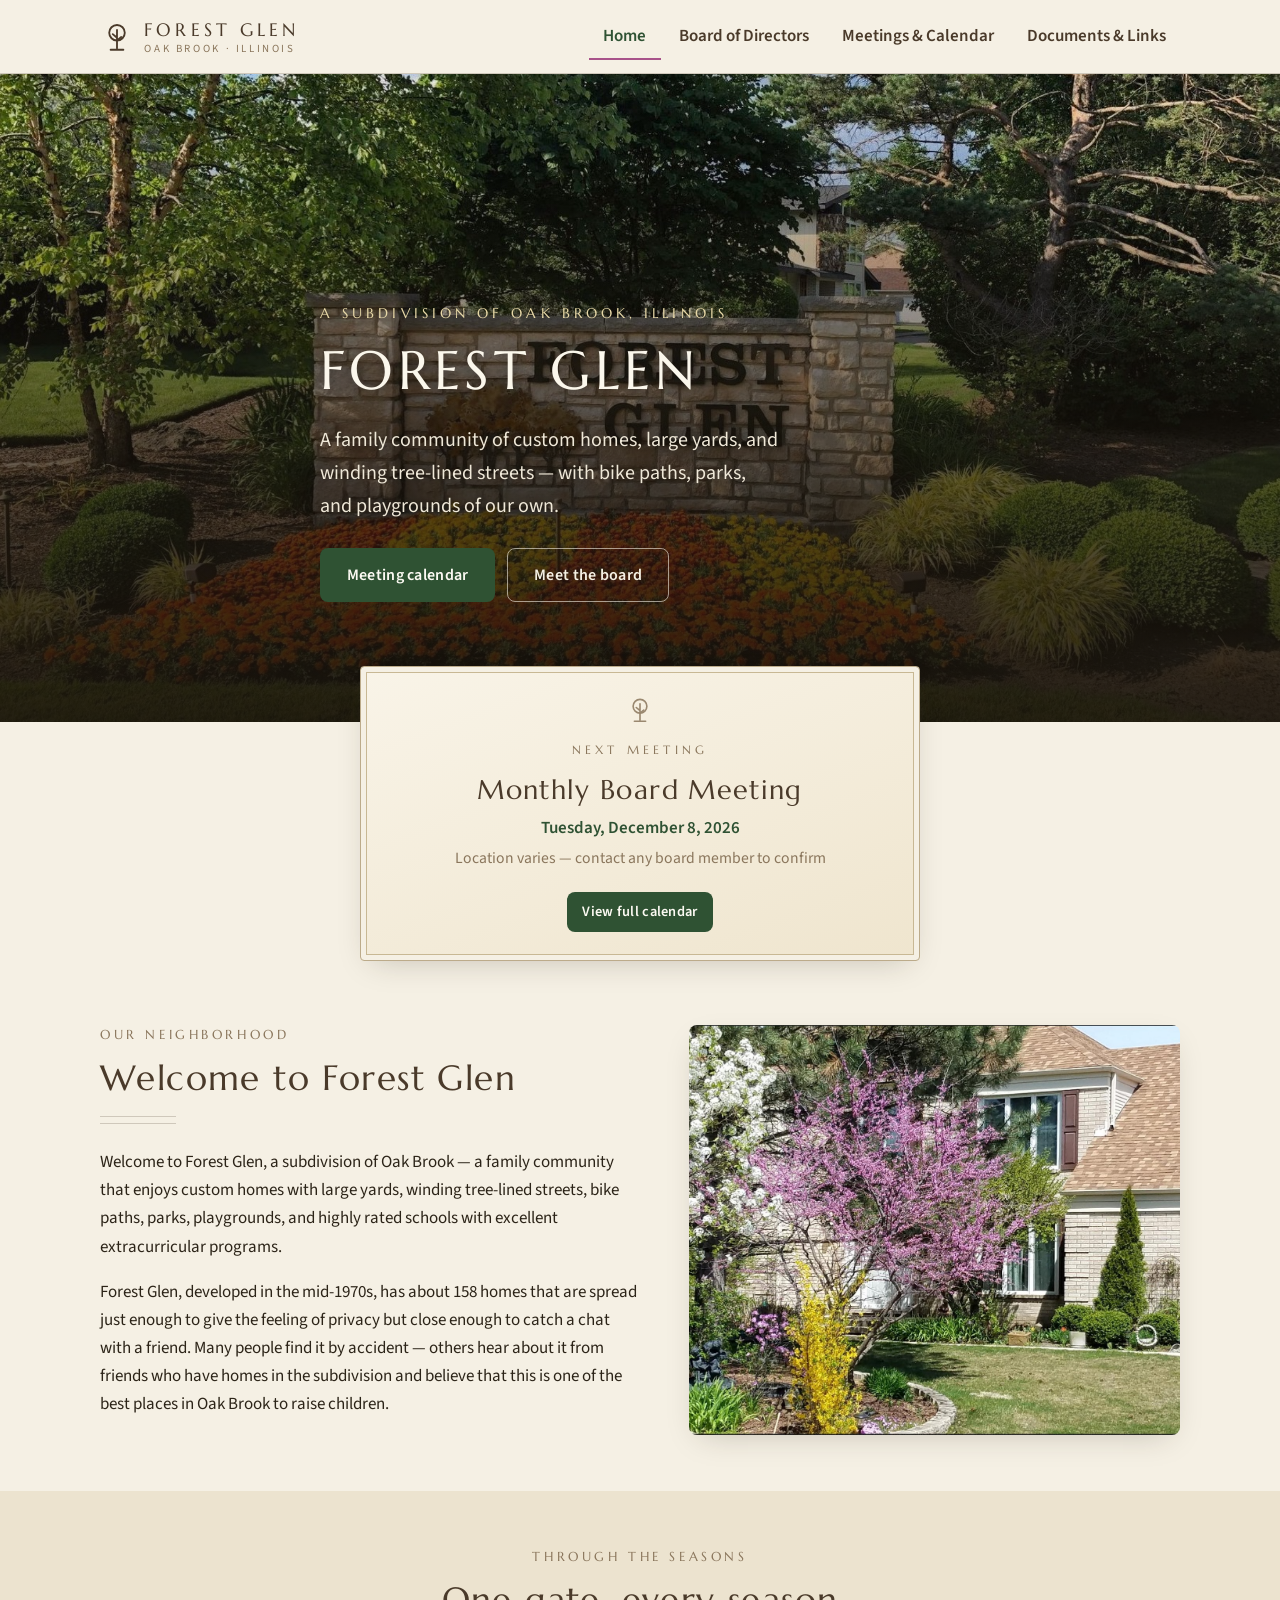
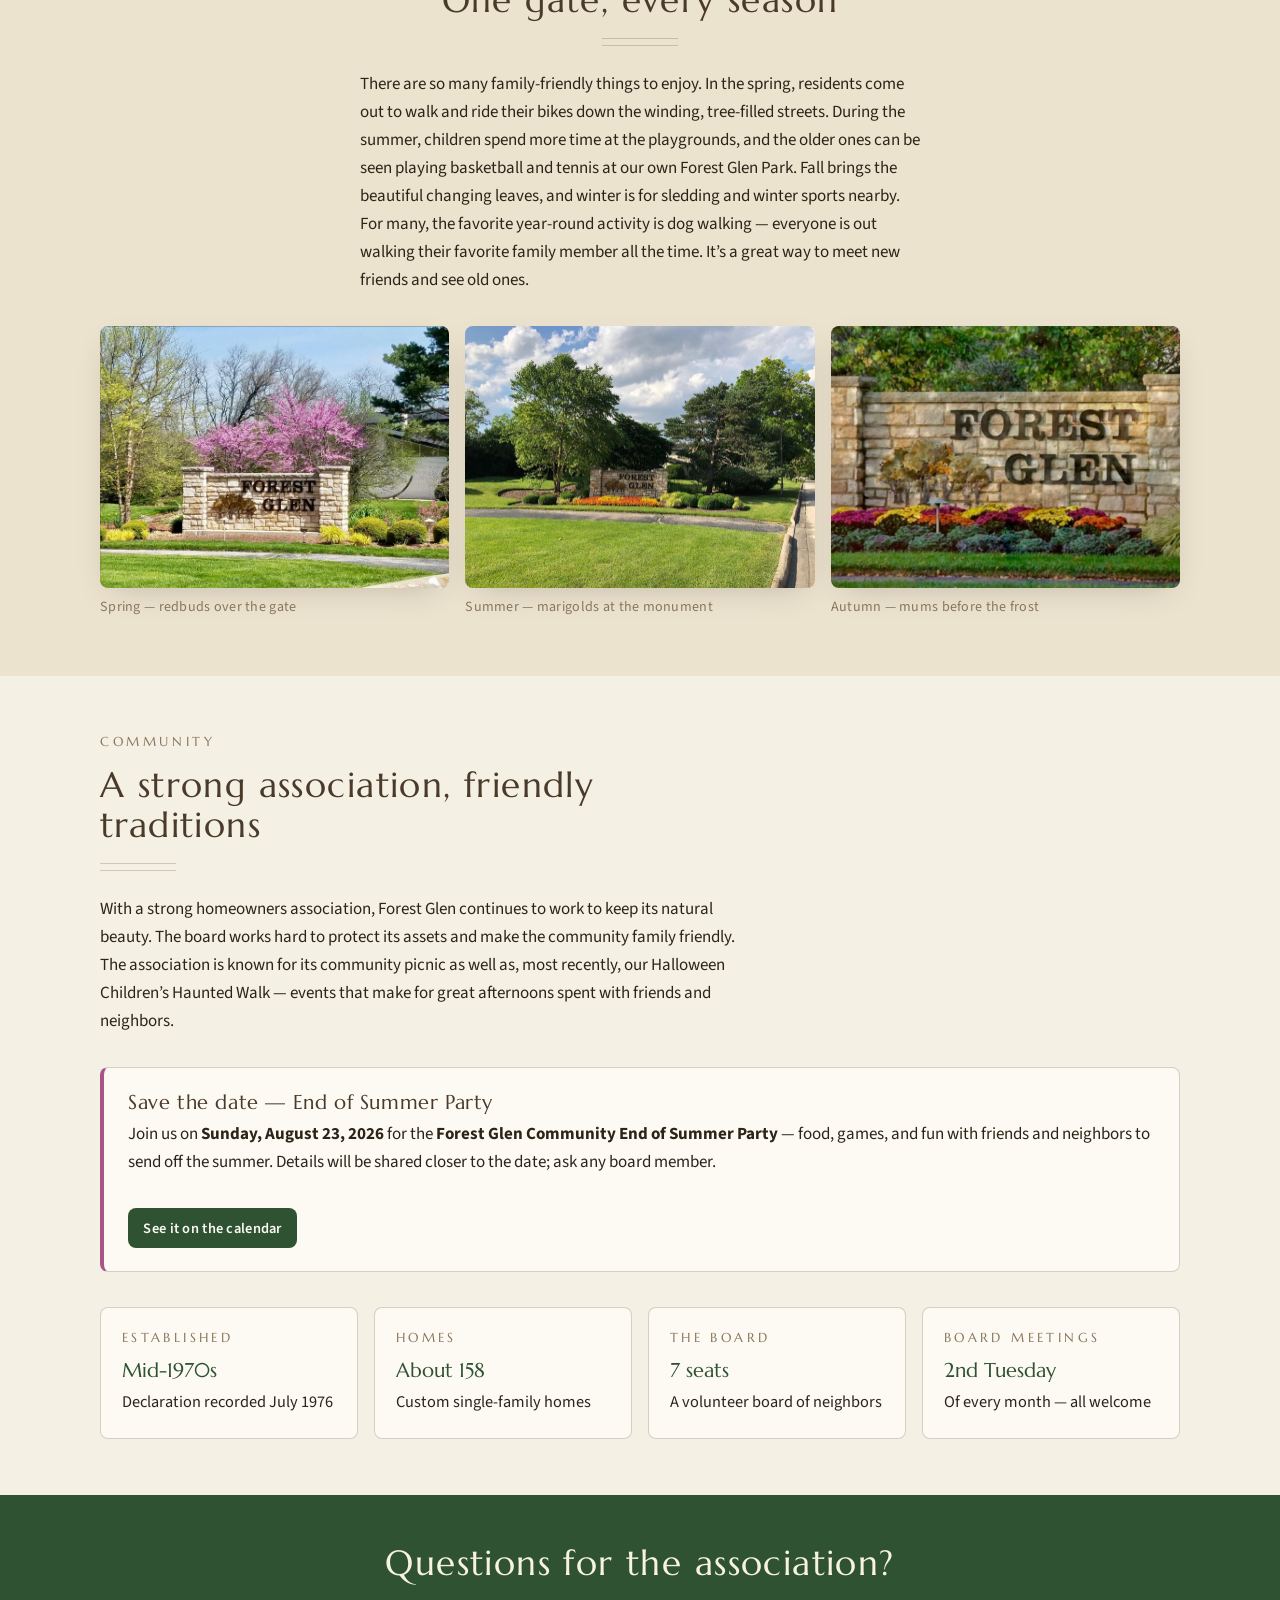
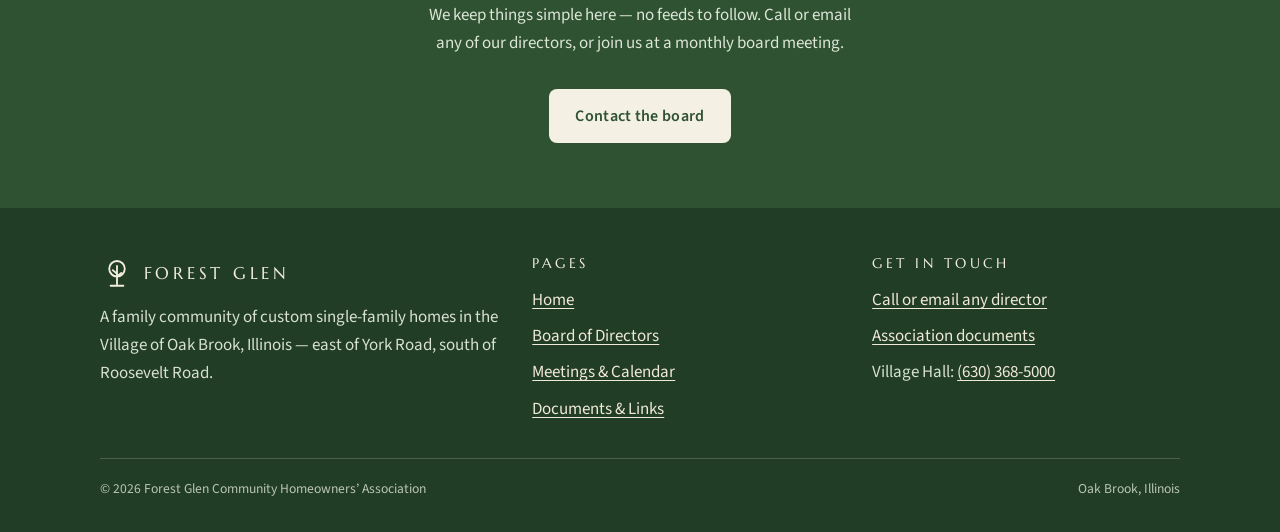
<file: index.html>
<!DOCTYPE html>
<html lang="en">
<head>
  <meta charset="UTF-8">
  <meta name="viewport" content="width=device-width, initial-scale=1.0">
  <title>Forest Glen — Oak Brook, Illinois</title>
  <meta name="description" content="Forest Glen is a family community of custom homes in Oak Brook, Illinois — winding tree-lined streets, parks, playgrounds, and a strong homeowners association. Meeting calendar, board contacts, and association documents.">
  <link rel="icon" type="image/svg+xml" href="images/favicon.svg">
  <link rel="preconnect" href="https://fonts.googleapis.com">
  <link rel="preconnect" href="https://fonts.gstatic.com" crossorigin>
  <link href="https://fonts.googleapis.com/css2?family=Marcellus&family=Source+Sans+3:wght@400;600;700&display=swap" rel="stylesheet">
  <link rel="stylesheet" href="css/styles.css">
</head>
<body>

  <!-- ====================== HEADER ====================== -->
  <header class="site-header">
    <div class="container site-header__inner">
      <a class="brand" href="index.html" aria-label="Forest Glen — home">
        <svg class="brand__mark" viewBox="0 0 48 48" fill="none" aria-hidden="true">
          <circle cx="24" cy="18" r="11" stroke="#4A3A2A" stroke-width="2.6"/>
          <path d="M24 14v26M24 25l-6-5M24 29l6-5M15 42h18" stroke="#4A3A2A" stroke-width="2.6" stroke-linecap="round"/>
        </svg>
        <span class="brand__text">
          <span class="brand__name">Forest Glen</span>
          <span class="brand__sub">Oak Brook · Illinois</span>
        </span>
      </a>
      <button class="nav-toggle" aria-expanded="false" aria-controls="site-nav" aria-label="Open menu">
        <span></span><span></span><span></span>
      </button>
      <nav id="site-nav" class="site-nav" aria-label="Main">
        <ul>
          <li><a href="index.html" aria-current="page">Home</a></li>
          <li><a href="board.html">Board of Directors</a></li>
          <li><a href="calendar.html">Meetings &amp; Calendar</a></li>
          <li><a href="documents.html">Documents &amp; Links</a></li>
        </ul>
      </nav>
    </div>
  </header>

  <main>

    <!-- ====================== HERO ====================== -->
    <section class="hero">
      <img class="hero__img" src="images/entrance-summer.jpg"
           alt="The Forest Glen limestone entrance monument in summer, with a bed of orange and yellow marigolds in full bloom at its base">
      <div class="container hero__content">
        <span class="hero__eyebrow">A subdivision of Oak Brook, Illinois</span>
        <h1>Forest Glen</h1>
        <p class="hero__tagline">
          A family community of custom homes, large yards, and winding
          tree-lined streets — with bike paths, parks, and playgrounds of our own.
        </p>
        <div class="hero__actions">
          <a class="btn btn--primary" href="calendar.html">Meeting calendar</a>
          <a class="btn btn--ghost" href="board.html">Meet the board</a>
        </div>
      </div>
    </section>

    <!-- ============ NEXT MEETING — bronze plaque ============ -->
    <div class="container plaque-band">
      <section class="plaque" id="next-meeting" aria-label="Next association meeting">
        <svg class="plaque__mark" viewBox="0 0 48 48" fill="none" aria-hidden="true">
          <circle cx="24" cy="18" r="11" stroke="#8A765C" stroke-width="2.6"/>
          <path d="M24 14v26M24 25l-6-5M24 29l6-5M15 42h18" stroke="#8A765C" stroke-width="2.6" stroke-linecap="round"/>
        </svg>
        <span class="plaque__label">Next Meeting</span>
        <h2 class="plaque__title" data-nm-title>Loading…</h2>
        <p class="plaque__meta" data-nm-date></p>
        <p class="plaque__location" data-nm-location></p>
        <a class="btn btn--primary btn--small" href="calendar.html">View full calendar</a>
      </section>
    </div>

    <!-- ====================== WELCOME ====================== -->
    <section class="section">
      <div class="container about-grid">
        <div>
          <span class="eyebrow">Our Neighborhood</span>
          <h2>Welcome to Forest Glen</h2>
          <div class="rule"></div>
          <p>
            Welcome to Forest Glen, a subdivision of Oak Brook — a family
            community that enjoys custom homes with large yards, winding
            tree-lined streets, bike paths, parks, playgrounds, and highly
            rated schools with excellent extracurricular programs.
          </p>
          <p>
            Forest Glen, developed in the mid-1970s, has about 158 homes that
            are spread just enough to give the feeling of privacy but close
            enough to catch a chat with a friend. Many people find it by
            accident — others hear about it from friends who have homes in the
            subdivision and believe that this is one of the best places in
            Oak Brook to raise children.
          </p>
        </div>
        <img src="images/neighborhood-garden.jpg"
             alt="A Forest Glen home in spring with a blooming redbud, white pear blossoms, and yellow forsythia in the front garden">
      </div>
    </section>

    <!-- ====================== SEASONS ====================== -->
    <section class="section section--alt">
      <div class="container">
        <div class="section-head section-head--center">
          <span class="eyebrow">Through the Seasons</span>
          <h2>One gate, every season</h2>
          <div class="rule rule--center"></div>
          <p class="section-lede">
            There are so many family-friendly things to enjoy. In the spring,
            residents come out to walk and ride their bikes down the winding,
            tree-filled streets. During the summer, children spend more time
            at the playgrounds, and the older ones can be seen playing
            basketball and tennis at our own Forest Glen Park. Fall brings the
            beautiful changing leaves, and winter is for sledding and winter
            sports nearby. For many, the favorite year-round activity is dog
            walking — everyone is out walking their favorite family member all
            the time. It&rsquo;s a great way to meet new friends and see old ones.
          </p>
        </div>
        <div class="photo-strip">
          <figure>
            <img src="images/entrance-spring.jpg" alt="Forest Glen entrance monument in spring, with redbud trees in full pink bloom behind the limestone wall">
            <figcaption>Spring — redbuds over the gate</figcaption>
          </figure>
          <figure>
            <img src="images/entrance-summer-wide.jpg" alt="Forest Glen entrance in summer, with green lawns, mature trees, and marigolds blooming at the monument">
            <figcaption>Summer — marigolds at the monument</figcaption>
          </figure>
          <figure>
            <img src="images/entrance-autumn.jpg" alt="Forest Glen entrance monument in autumn, with a bed of orange, yellow, and burgundy mums at its base">
            <figcaption>Autumn — mums before the frost</figcaption>
          </figure>
        </div>
      </div>
    </section>

    <!-- ====================== COMMUNITY ====================== -->
    <section class="section">
      <div class="container">
        <div class="section-head">
          <span class="eyebrow">Community</span>
          <h2>A strong association, friendly traditions</h2>
          <div class="rule"></div>
          <p>
            With a strong homeowners association, Forest Glen continues to
            work to keep its natural beauty. The board works hard to protect
            its assets and make the community family friendly. The association
            is known for its community picnic as well as, most recently, our
            Halloween Children&rsquo;s Haunted Walk — events that make for great
            afternoons spent with friends and neighbors.
          </p>
        </div>

        <!-- ============================================================
             UPCOMING EVENT CALLOUT — End of Summer Party.
             Після події цей блок можна просто видалити (до наступного
             <div class="facts">). / After the party, simply delete this
             block (everything down to <div class="facts">).
             ============================================================ -->
        <div class="note-card note-card--event">
          <h3>Save the date — End of Summer Party</h3>
          <p>
            Join us on <strong>Sunday, August 23, 2026</strong> for the
            <strong>Forest Glen Community End of Summer Party</strong> — food,
            games, and fun with friends and neighbors to send off the summer.
            Details will be shared closer to the date; ask any board member.
          </p>
          <p class="mt-2">
            <a class="btn btn--primary btn--small" href="calendar.html">See it on the calendar</a>
          </p>
        </div>

        <div class="facts">
          <div class="fact">
            <h3>Established</h3>
            <p><strong>Mid-1970s</strong>Declaration recorded July 1976</p>
          </div>
          <div class="fact">
            <h3>Homes</h3>
            <p><strong>About 158</strong>Custom single-family homes</p>
          </div>
          <div class="fact">
            <h3>The Board</h3>
            <p><strong>7 seats</strong>A volunteer board of neighbors</p>
          </div>
          <div class="fact">
            <h3>Board meetings</h3>
            <p><strong>2nd Tuesday</strong>Of every month — all welcome</p>
          </div>
        </div>
      </div>
    </section>

    <!-- ====================== CTA ====================== -->
    <section class="cta-band">
      <div class="container">
        <h2>Questions for the association?</h2>
        <p>
          We keep things simple here — no feeds to follow. Call or email any
          of our directors, or join us at a monthly board meeting.
        </p>
        <p class="mt-2">
          <a class="btn btn--primary" href="board.html">Contact the board</a>
        </p>
      </div>
    </section>

  </main>

  <!-- ====================== FOOTER ====================== -->
  <footer class="site-footer">
    <div class="container">
      <div class="footer-grid">
        <div>
          <div class="footer-brand">
            <svg class="brand__mark" viewBox="0 0 48 48" fill="none" aria-hidden="true">
              <circle cx="24" cy="18" r="11" stroke="#F2EDDD" stroke-width="2.6"/>
              <path d="M24 14v26M24 25l-6-5M24 29l6-5M15 42h18" stroke="#F2EDDD" stroke-width="2.6" stroke-linecap="round"/>
            </svg>
            <span>Forest Glen</span>
          </div>
          <p>
            A family community of custom single-family homes in the Village of
            Oak Brook, Illinois — east of York Road, south of Roosevelt Road.
          </p>
        </div>
        <div>
          <h3>Pages</h3>
          <ul>
            <li><a href="index.html">Home</a></li>
            <li><a href="board.html">Board of Directors</a></li>
            <li><a href="calendar.html">Meetings &amp; Calendar</a></li>
            <li><a href="documents.html">Documents &amp; Links</a></li>
          </ul>
        </div>
        <div>
          <h3>Get in touch</h3>
          <ul>
            <li><a href="board.html">Call or email any director</a></li>
            <li><a href="documents.html">Association documents</a></li>
            <li>Village Hall: <a href="tel:+16303685000">(630) 368-5000</a></li>
          </ul>
        </div>
      </div>
      <div class="legal">
        <span>© <span data-year>2026</span> Forest Glen Community Homeowners&rsquo; Association</span>
        <span>Oak Brook, Illinois</span>
      </div>
    </div>
  </footer>

  <script src="js/events.js"></script>
  <script src="js/main.js"></script>
</body>
</html>
</file>
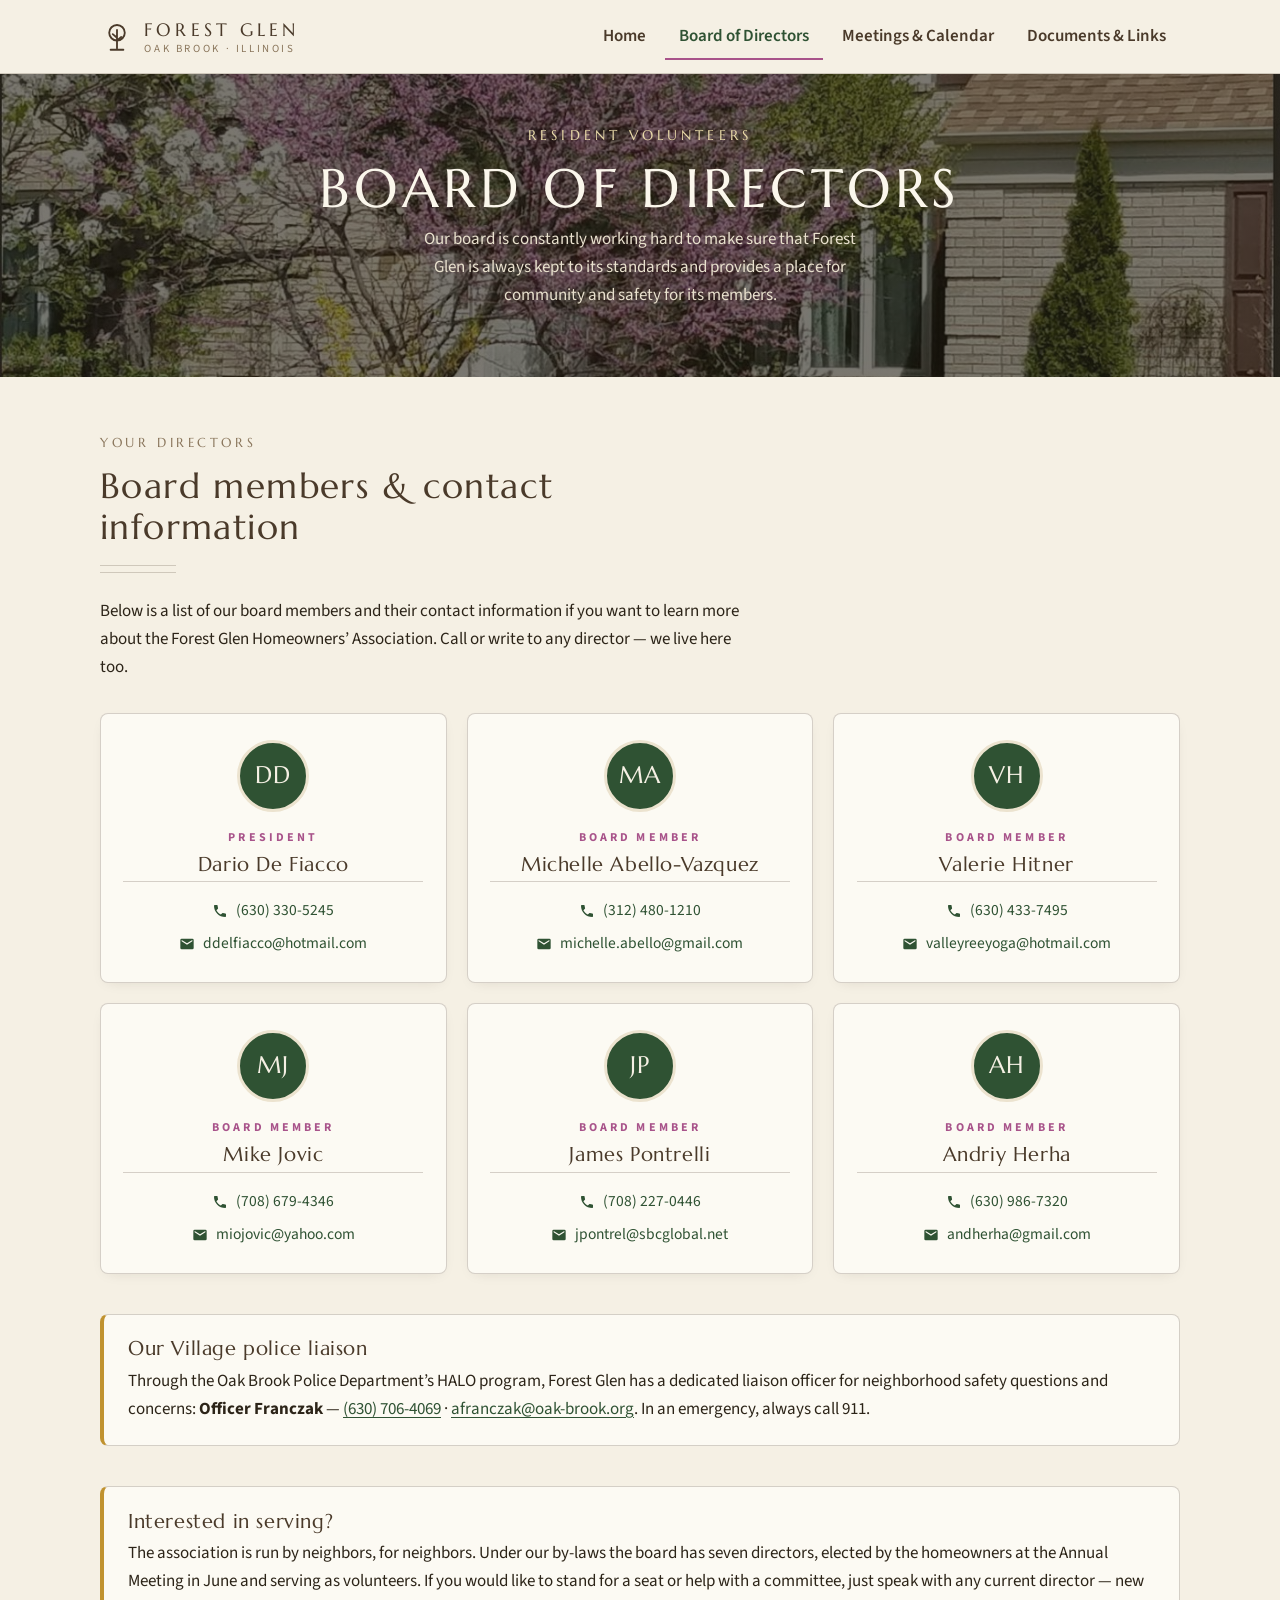
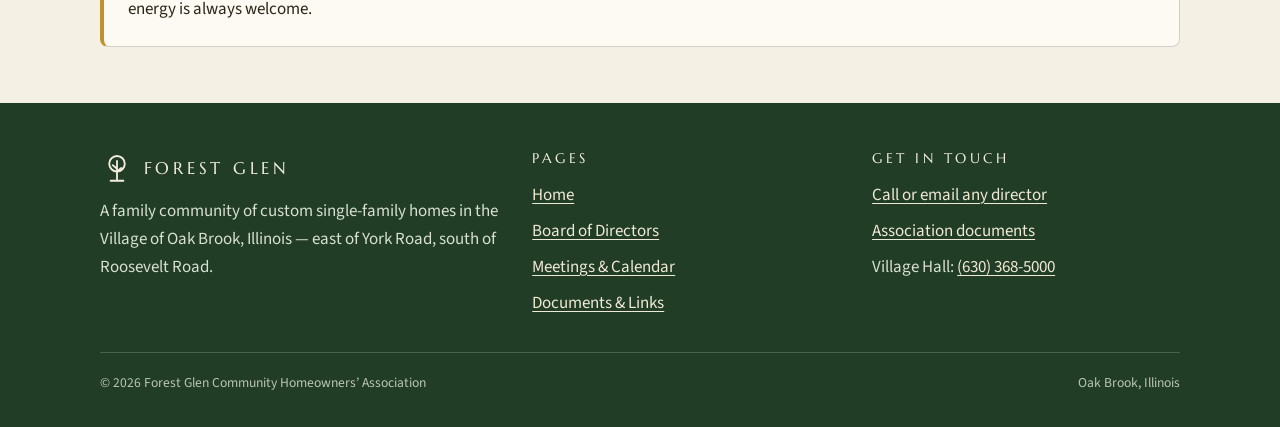
<file: board.html>
<!DOCTYPE html>
<html lang="en">
<head>
  <meta charset="UTF-8">
  <meta name="viewport" content="width=device-width, initial-scale=1.0">
  <title>Board of Directors — Forest Glen, Oak Brook</title>
  <meta name="description" content="Meet the Forest Glen Homeowners Association board of directors — resident volunteers elected at the annual meeting. Phone and email contact information for each director.">
  <link rel="icon" type="image/svg+xml" href="images/favicon.svg">
  <link rel="preconnect" href="https://fonts.googleapis.com">
  <link rel="preconnect" href="https://fonts.gstatic.com" crossorigin>
  <link href="https://fonts.googleapis.com/css2?family=Marcellus&family=Source+Sans+3:wght@400;600;700&display=swap" rel="stylesheet">
  <link rel="stylesheet" href="css/styles.css">
</head>
<body>

  <!-- ====================== HEADER ====================== -->
  <header class="site-header">
    <div class="container site-header__inner">
      <a class="brand" href="index.html" aria-label="Forest Glen — home">
        <svg class="brand__mark" viewBox="0 0 48 48" fill="none" aria-hidden="true">
          <circle cx="24" cy="18" r="11" stroke="#4A3A2A" stroke-width="2.6"/>
          <path d="M24 14v26M24 25l-6-5M24 29l6-5M15 42h18" stroke="#4A3A2A" stroke-width="2.6" stroke-linecap="round"/>
        </svg>
        <span class="brand__text">
          <span class="brand__name">Forest Glen</span>
          <span class="brand__sub">Oak Brook · Illinois</span>
        </span>
      </a>
      <button class="nav-toggle" aria-expanded="false" aria-controls="site-nav" aria-label="Open menu">
        <span></span><span></span><span></span>
      </button>
      <nav id="site-nav" class="site-nav" aria-label="Main">
        <ul>
          <li><a href="index.html">Home</a></li>
          <li><a href="board.html" aria-current="page">Board of Directors</a></li>
          <li><a href="calendar.html">Meetings &amp; Calendar</a></li>
          <li><a href="documents.html">Documents &amp; Links</a></li>
        </ul>
      </nav>
    </div>
  </header>

  <main>

    <!-- ====================== PAGE HEAD ====================== -->
    <section class="page-head page-head--board">
      <div class="container">
        <span class="hero__eyebrow">Resident volunteers</span>
        <h1>Board of Directors</h1>
        <p>
          Our board is constantly working hard to make sure that Forest Glen
          is always kept to its standards and provides a place for community
          and safety for its members.
        </p>
      </div>
    </section>

    <!-- ====================== MEMBERS ====================== -->
    <section class="section">
      <div class="container">
        <div class="section-head">
          <span class="eyebrow">Your Directors</span>
          <h2>Board members &amp; contact information</h2>
          <div class="rule"></div>
          <p>
            Below is a list of our board members and their contact information
            if you want to learn more about the Forest Glen Homeowners&rsquo;
            Association. Call or write to any director — we live here too.
          </p>
        </div>

        <div class="board-grid">

          <article class="member">
            <div class="member__avatar" aria-hidden="true">DD</div>
            <span class="member__role">President</span>
            <h3 class="member__name">Dario De Fiacco</h3>
            <div class="member__contacts">
              <a href="tel:+16303305245">
                <svg class="icon" viewBox="0 0 24 24" aria-hidden="true"><path d="M6.6 10.8c1.4 2.8 3.8 5.1 6.6 6.6l2.2-2.2c.3-.3.7-.4 1-.2 1.1.4 2.3.6 3.6.6.6 0 1 .4 1 1V20c0 .6-.4 1-1 1C10.6 21 3 13.4 3 4c0-.6.4-1 1-1h3.5c.6 0 1 .4 1 1 0 1.2.2 2.4.6 3.6.1.3 0 .7-.2 1l-2.3 2.2z"/></svg>
                (630) 330-5245
              </a>
              <a href="mailto:ddelfiacco@hotmail.com">
                <svg class="icon" viewBox="0 0 24 24" aria-hidden="true"><path d="M20 4H4a2 2 0 0 0-2 2v12a2 2 0 0 0 2 2h16a2 2 0 0 0 2-2V6a2 2 0 0 0-2-2zm0 4-8 5-8-5V6l8 5 8-5v2z"/></svg>
                ddelfiacco@hotmail.com
              </a>
            </div>
          </article>

          <article class="member">
            <div class="member__avatar" aria-hidden="true">MA</div>
            <span class="member__role">Board Member</span>
            <h3 class="member__name">Michelle Abello-Vazquez</h3>
            <div class="member__contacts">
              <a href="tel:+13124801210">
                <svg class="icon" viewBox="0 0 24 24" aria-hidden="true"><path d="M6.6 10.8c1.4 2.8 3.8 5.1 6.6 6.6l2.2-2.2c.3-.3.7-.4 1-.2 1.1.4 2.3.6 3.6.6.6 0 1 .4 1 1V20c0 .6-.4 1-1 1C10.6 21 3 13.4 3 4c0-.6.4-1 1-1h3.5c.6 0 1 .4 1 1 0 1.2.2 2.4.6 3.6.1.3 0 .7-.2 1l-2.3 2.2z"/></svg>
                (312) 480-1210
              </a>
              <a href="mailto:michelle.abello@gmail.com">
                <svg class="icon" viewBox="0 0 24 24" aria-hidden="true"><path d="M20 4H4a2 2 0 0 0-2 2v12a2 2 0 0 0 2 2h16a2 2 0 0 0 2-2V6a2 2 0 0 0-2-2zm0 4-8 5-8-5V6l8 5 8-5v2z"/></svg>
                michelle.abello@gmail.com
              </a>
            </div>
          </article>

          <article class="member">
            <div class="member__avatar" aria-hidden="true">VH</div>
            <span class="member__role">Board Member</span>
            <h3 class="member__name">Valerie Hitner</h3>
            <div class="member__contacts">
              <a href="tel:+16304337495">
                <svg class="icon" viewBox="0 0 24 24" aria-hidden="true"><path d="M6.6 10.8c1.4 2.8 3.8 5.1 6.6 6.6l2.2-2.2c.3-.3.7-.4 1-.2 1.1.4 2.3.6 3.6.6.6 0 1 .4 1 1V20c0 .6-.4 1-1 1C10.6 21 3 13.4 3 4c0-.6.4-1 1-1h3.5c.6 0 1 .4 1 1 0 1.2.2 2.4.6 3.6.1.3 0 .7-.2 1l-2.3 2.2z"/></svg>
                (630) 433-7495
              </a>
              <a href="mailto:valleyreeyoga@hotmail.com">
                <svg class="icon" viewBox="0 0 24 24" aria-hidden="true"><path d="M20 4H4a2 2 0 0 0-2 2v12a2 2 0 0 0 2 2h16a2 2 0 0 0 2-2V6a2 2 0 0 0-2-2zm0 4-8 5-8-5V6l8 5 8-5v2z"/></svg>
                valleyreeyoga@hotmail.com
              </a>
            </div>
          </article>

          <article class="member">
            <div class="member__avatar" aria-hidden="true">MJ</div>
            <span class="member__role">Board Member</span>
            <h3 class="member__name">Mike Jovic</h3>
            <div class="member__contacts">
              <a href="tel:+17086794346">
                <svg class="icon" viewBox="0 0 24 24" aria-hidden="true"><path d="M6.6 10.8c1.4 2.8 3.8 5.1 6.6 6.6l2.2-2.2c.3-.3.7-.4 1-.2 1.1.4 2.3.6 3.6.6.6 0 1 .4 1 1V20c0 .6-.4 1-1 1C10.6 21 3 13.4 3 4c0-.6.4-1 1-1h3.5c.6 0 1 .4 1 1 0 1.2.2 2.4.6 3.6.1.3 0 .7-.2 1l-2.3 2.2z"/></svg>
                (708) 679-4346
              </a>
              <a href="mailto:miojovic@yahoo.com">
                <svg class="icon" viewBox="0 0 24 24" aria-hidden="true"><path d="M20 4H4a2 2 0 0 0-2 2v12a2 2 0 0 0 2 2h16a2 2 0 0 0 2-2V6a2 2 0 0 0-2-2zm0 4-8 5-8-5V6l8 5 8-5v2z"/></svg>
                miojovic@yahoo.com
              </a>
            </div>
          </article>

          <article class="member">
            <div class="member__avatar" aria-hidden="true">JP</div>
            <span class="member__role">Board Member</span>
            <h3 class="member__name">James Pontrelli</h3>
            <div class="member__contacts">
              <a href="tel:+17082270446">
                <svg class="icon" viewBox="0 0 24 24" aria-hidden="true"><path d="M6.6 10.8c1.4 2.8 3.8 5.1 6.6 6.6l2.2-2.2c.3-.3.7-.4 1-.2 1.1.4 2.3.6 3.6.6.6 0 1 .4 1 1V20c0 .6-.4 1-1 1C10.6 21 3 13.4 3 4c0-.6.4-1 1-1h3.5c.6 0 1 .4 1 1 0 1.2.2 2.4.6 3.6.1.3 0 .7-.2 1l-2.3 2.2z"/></svg>
                (708) 227-0446
              </a>
              <a href="mailto:jpontrel@sbcglobal.net">
                <svg class="icon" viewBox="0 0 24 24" aria-hidden="true"><path d="M20 4H4a2 2 0 0 0-2 2v12a2 2 0 0 0 2 2h16a2 2 0 0 0 2-2V6a2 2 0 0 0-2-2zm0 4-8 5-8-5V6l8 5 8-5v2z"/></svg>
                jpontrel@sbcglobal.net
              </a>
            </div>
          </article>

          <article class="member">
            <div class="member__avatar" aria-hidden="true">AH</div>
            <span class="member__role">Board Member</span>
            <h3 class="member__name">Andriy Herha</h3>
            <div class="member__contacts">
              <a href="tel:+16309867320">
                <svg class="icon" viewBox="0 0 24 24" aria-hidden="true"><path d="M6.6 10.8c1.4 2.8 3.8 5.1 6.6 6.6l2.2-2.2c.3-.3.7-.4 1-.2 1.1.4 2.3.6 3.6.6.6 0 1 .4 1 1V20c0 .6-.4 1-1 1C10.6 21 3 13.4 3 4c0-.6.4-1 1-1h3.5c.6 0 1 .4 1 1 0 1.2.2 2.4.6 3.6.1.3 0 .7-.2 1l-2.3 2.2z"/></svg>
                (630) 986-7320
              </a>
              <a href="mailto:andherha@gmail.com">
                <svg class="icon" viewBox="0 0 24 24" aria-hidden="true"><path d="M20 4H4a2 2 0 0 0-2 2v12a2 2 0 0 0 2 2h16a2 2 0 0 0 2-2V6a2 2 0 0 0-2-2zm0 4-8 5-8-5V6l8 5 8-5v2z"/></svg>
                andherha@gmail.com
              </a>
            </div>
          </article>

        </div>

        <!-- ====================== HALO ====================== -->
        <div class="note-card">
          <h3>Our Village police liaison</h3>
          <p>
            Through the Oak Brook Police Department&rsquo;s HALO program, Forest Glen
            has a dedicated liaison officer for neighborhood safety questions
            and concerns: <strong>Officer Franczak</strong> —
            <a href="tel:+16307064069">(630) 706-4069</a> ·
            <a href="mailto:afranczak@oak-brook.org">afranczak@oak-brook.org</a>.
            In an emergency, always call 911.
          </p>
        </div>

        <!-- ====================== ELECTIONS ====================== -->
        <div class="note-card">
          <h3>Interested in serving?</h3>
          <p>
            The association is run by neighbors, for neighbors. Under our
            by-laws the board has seven directors, elected by the homeowners
            at the Annual Meeting in June and serving as volunteers. If you
            would like to stand for a seat or help with a committee, just
            speak with any current director — new energy is always welcome.
          </p>
        </div>

      </div>
    </section>

  </main>

  <!-- ====================== FOOTER ====================== -->
  <footer class="site-footer">
    <div class="container">
      <div class="footer-grid">
        <div>
          <div class="footer-brand">
            <svg class="brand__mark" viewBox="0 0 48 48" fill="none" aria-hidden="true">
              <circle cx="24" cy="18" r="11" stroke="#F2EDDD" stroke-width="2.6"/>
              <path d="M24 14v26M24 25l-6-5M24 29l6-5M15 42h18" stroke="#F2EDDD" stroke-width="2.6" stroke-linecap="round"/>
            </svg>
            <span>Forest Glen</span>
          </div>
          <p>
            A family community of custom single-family homes in the Village of
            Oak Brook, Illinois — east of York Road, south of Roosevelt Road.
          </p>
        </div>
        <div>
          <h3>Pages</h3>
          <ul>
            <li><a href="index.html">Home</a></li>
            <li><a href="board.html">Board of Directors</a></li>
            <li><a href="calendar.html">Meetings &amp; Calendar</a></li>
            <li><a href="documents.html">Documents &amp; Links</a></li>
          </ul>
        </div>
        <div>
          <h3>Get in touch</h3>
          <ul>
            <li><a href="board.html">Call or email any director</a></li>
            <li><a href="documents.html">Association documents</a></li>
            <li>Village Hall: <a href="tel:+16303685000">(630) 368-5000</a></li>
          </ul>
        </div>
      </div>
      <div class="legal">
        <span>© <span data-year>2026</span> Forest Glen Community Homeowners&rsquo; Association</span>
        <span>Oak Brook, Illinois</span>
      </div>
    </div>
  </footer>

  <script src="js/events.js"></script>
  <script src="js/main.js"></script>
</body>
</html>
</file>
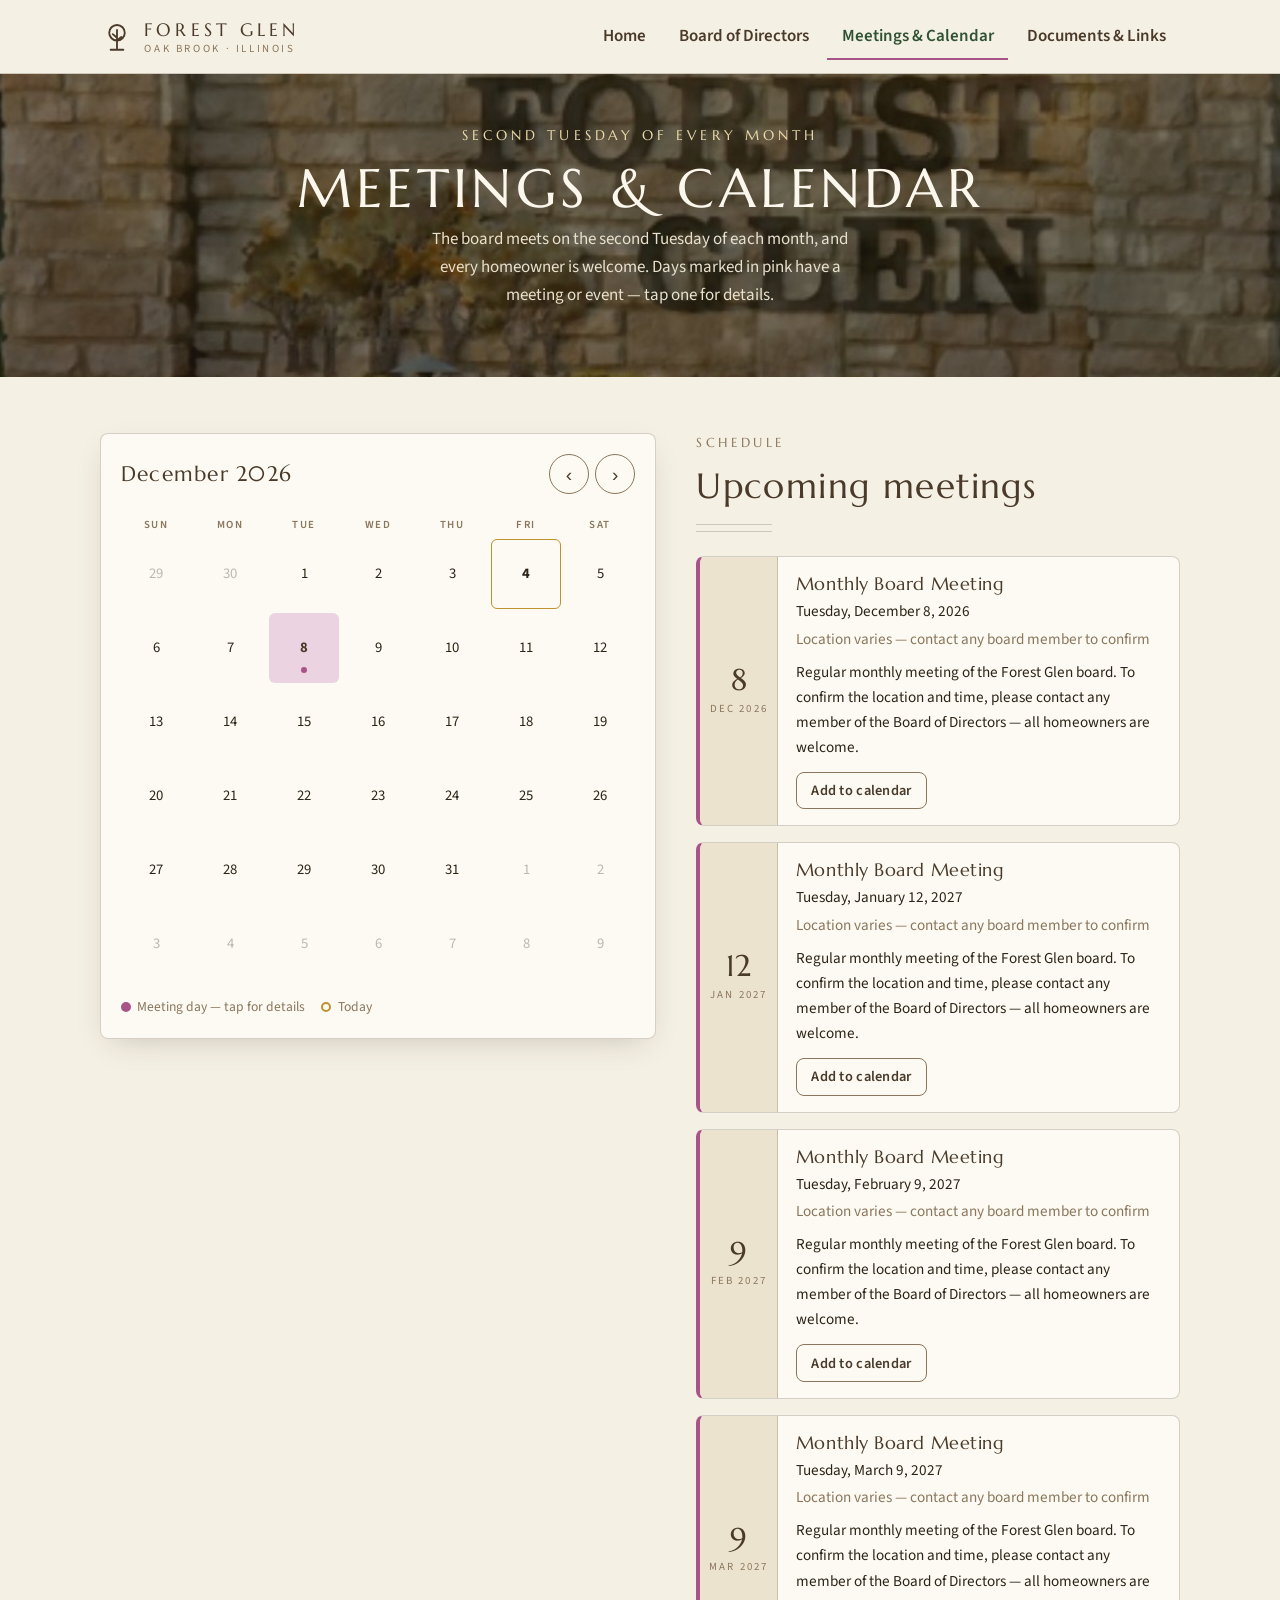
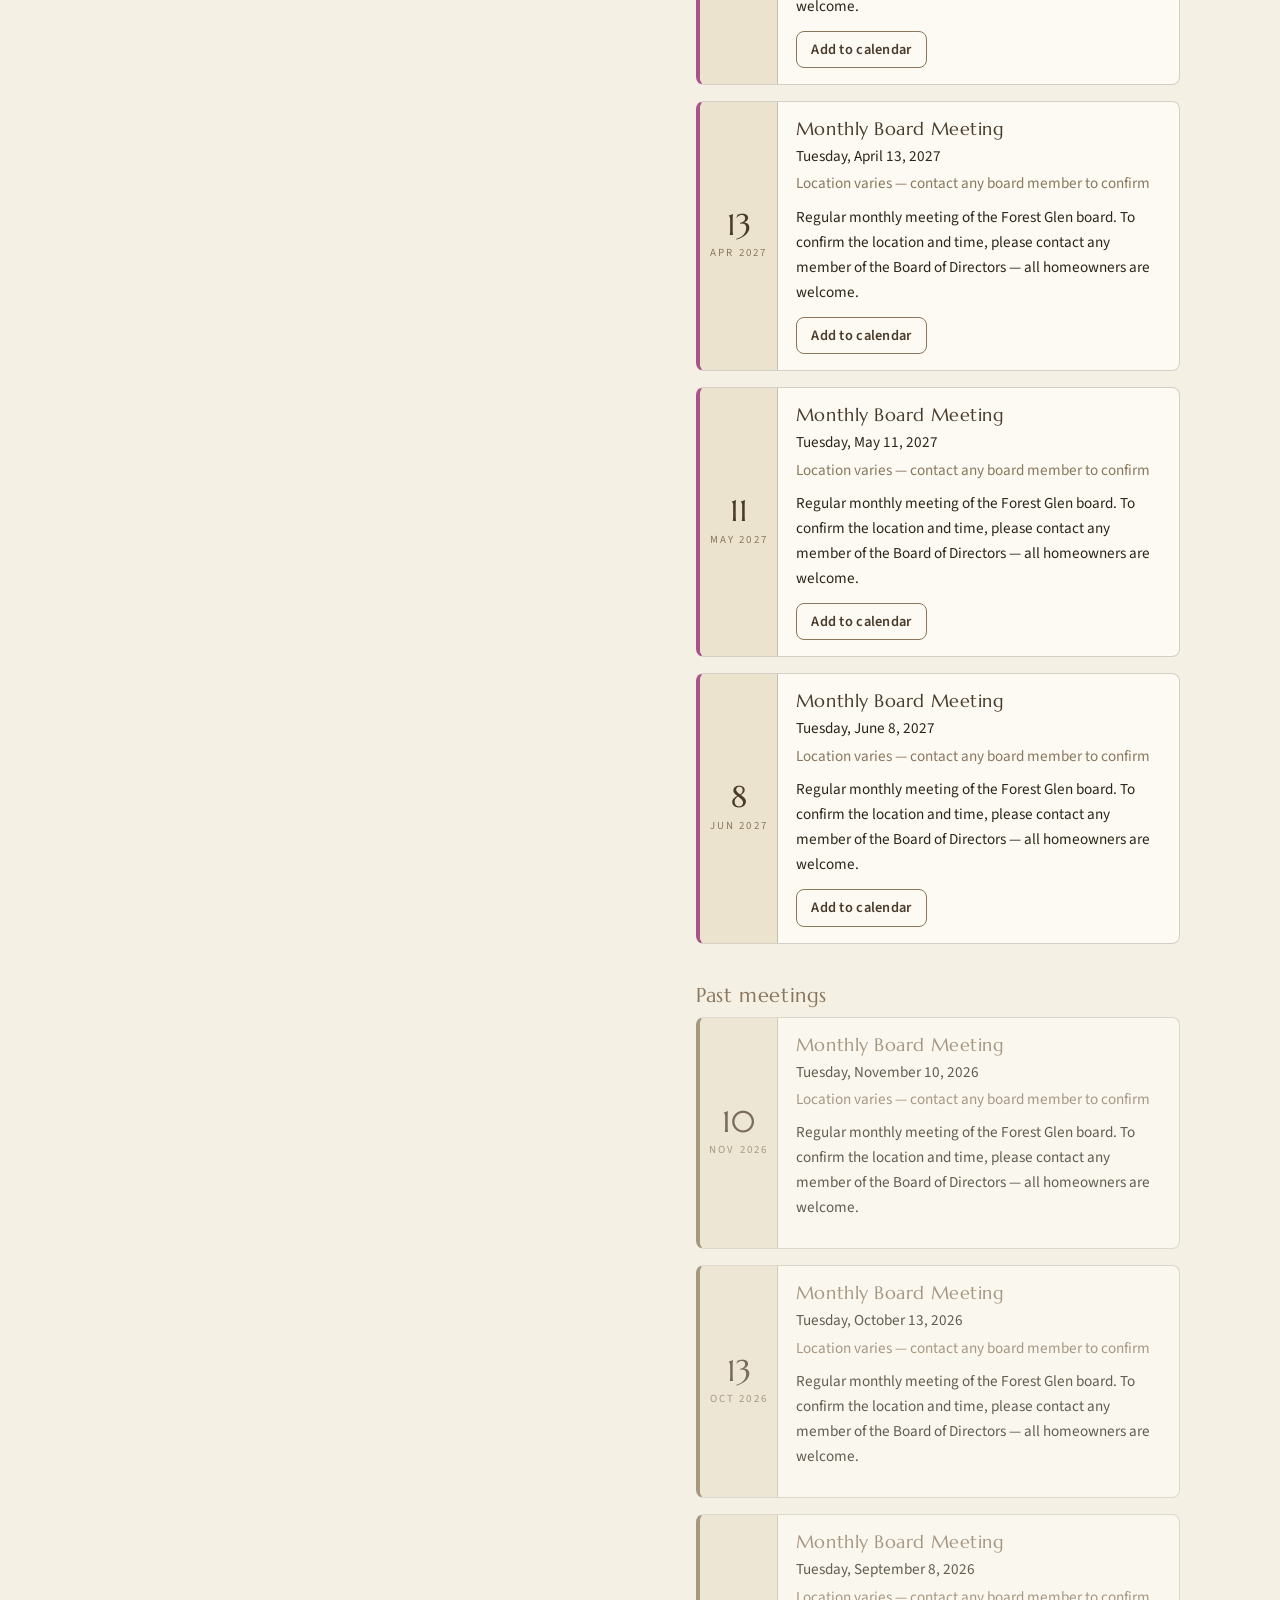
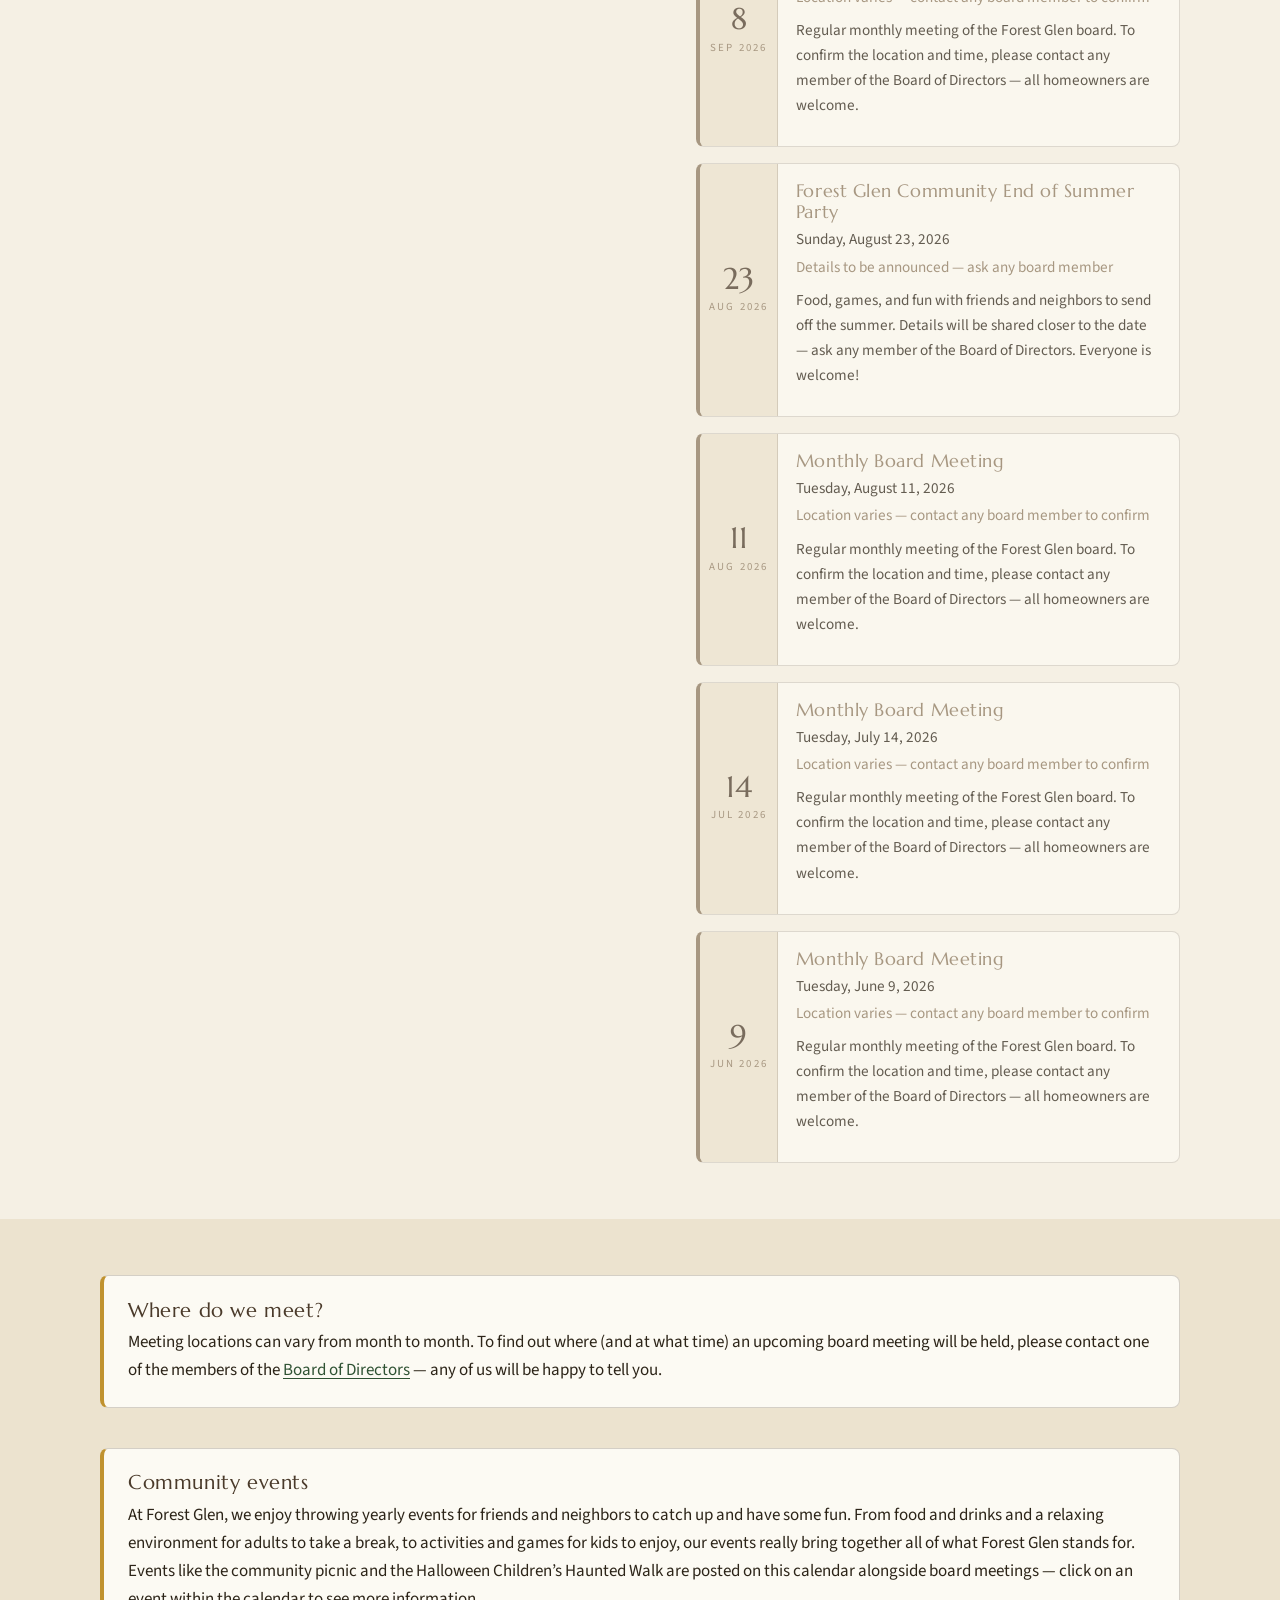
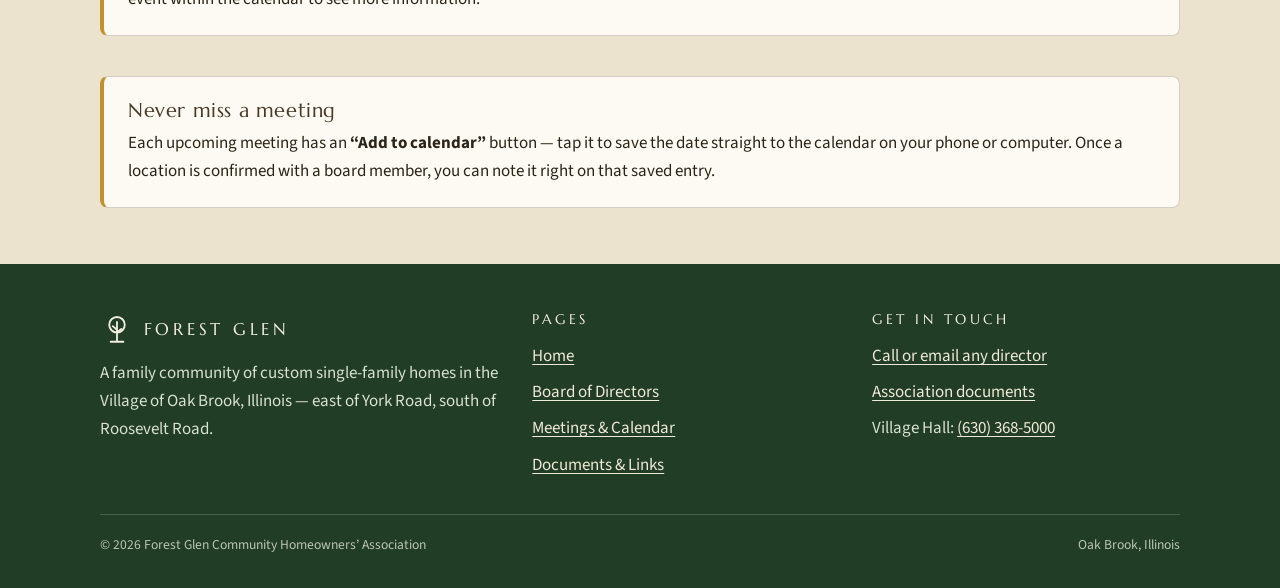
<file: calendar.html>
<!DOCTYPE html>
<html lang="en">
<head>
  <meta charset="UTF-8">
  <meta name="viewport" content="width=device-width, initial-scale=1.0">
  <title>Meetings &amp; Calendar — Forest Glen, Oak Brook</title>
  <meta name="description" content="Forest Glen homeowners association meeting calendar. The board meets on the second Tuesday of every month — see upcoming dates and how to confirm each meeting's location.">
  <link rel="icon" type="image/svg+xml" href="images/favicon.svg">
  <link rel="preconnect" href="https://fonts.googleapis.com">
  <link rel="preconnect" href="https://fonts.gstatic.com" crossorigin>
  <link href="https://fonts.googleapis.com/css2?family=Marcellus&family=Source+Sans+3:wght@400;600;700&display=swap" rel="stylesheet">
  <link rel="stylesheet" href="css/styles.css">
</head>
<body>

  <!-- ====================== HEADER ====================== -->
  <header class="site-header">
    <div class="container site-header__inner">
      <a class="brand" href="index.html" aria-label="Forest Glen — home">
        <svg class="brand__mark" viewBox="0 0 48 48" fill="none" aria-hidden="true">
          <circle cx="24" cy="18" r="11" stroke="#4A3A2A" stroke-width="2.6"/>
          <path d="M24 14v26M24 25l-6-5M24 29l6-5M15 42h18" stroke="#4A3A2A" stroke-width="2.6" stroke-linecap="round"/>
        </svg>
        <span class="brand__text">
          <span class="brand__name">Forest Glen</span>
          <span class="brand__sub">Oak Brook · Illinois</span>
        </span>
      </a>
      <button class="nav-toggle" aria-expanded="false" aria-controls="site-nav" aria-label="Open menu">
        <span></span><span></span><span></span>
      </button>
      <nav id="site-nav" class="site-nav" aria-label="Main">
        <ul>
          <li><a href="index.html">Home</a></li>
          <li><a href="board.html">Board of Directors</a></li>
          <li><a href="calendar.html" aria-current="page">Meetings &amp; Calendar</a></li>
          <li><a href="documents.html">Documents &amp; Links</a></li>
        </ul>
      </nav>
    </div>
  </header>

  <main>

    <!-- ====================== PAGE HEAD ====================== -->
    <section class="page-head page-head--calendar">
      <div class="container">
        <span class="hero__eyebrow">Second Tuesday of every month</span>
        <h1>Meetings &amp; Calendar</h1>
        <p>
          The board meets on the second Tuesday of each month, and every
          homeowner is welcome. Days marked in pink have a meeting or event —
          tap one for details.
        </p>
      </div>
    </section>

    <!-- ====================== CALENDAR ====================== -->
    <section class="section">
      <div class="container calendar-layout">

        <!-- Month grid -->
        <div>
          <div class="calendar" aria-label="Meeting calendar">
            <div class="calendar__head">
              <div class="calendar__month" id="cal-month" aria-live="polite">Month</div>
              <div class="calendar__nav">
                <button id="cal-prev" type="button" aria-label="Previous month">‹</button>
                <button id="cal-next" type="button" aria-label="Next month">›</button>
              </div>
            </div>
            <div class="calendar__weekdays" aria-hidden="true">
              <div>Sun</div><div>Mon</div><div>Tue</div><div>Wed</div><div>Thu</div><div>Fri</div><div>Sat</div>
            </div>
            <div class="calendar__grid" id="cal-grid"></div>
            <div class="calendar__legend">
              <span><span class="legend-dot legend-dot--event"></span> Meeting day — tap for details</span>
              <span><span class="legend-dot legend-dot--today"></span> Today</span>
            </div>
          </div>
          <div class="day-detail" id="day-detail" aria-live="polite"></div>
        </div>

        <!-- Lists -->
        <div>
          <span class="eyebrow">Schedule</span>
          <h2>Upcoming meetings</h2>
          <div class="rule"></div>
          <div class="events-list" id="upcoming-list"></div>

          <div class="past-block" id="past-block" hidden>
            <h3>Past meetings</h3>
            <div class="events-list" id="past-list"></div>
          </div>
        </div>

      </div>
    </section>

    <!-- ====================== NOTES ====================== -->
    <section class="section section--alt">
      <div class="container">
        <div class="note-card" style="margin-top:0;">
          <h3>Where do we meet?</h3>
          <p>
            Meeting locations can vary from month to month. To find out where
            (and at what time) an upcoming board meeting will be held, please
            contact one of the members of the
            <a href="board.html">Board of Directors</a> — any of us will be
            happy to tell you.
          </p>
        </div>
        <div class="note-card">
          <h3>Community events</h3>
          <p>
            At Forest Glen, we enjoy throwing yearly events for friends and
            neighbors to catch up and have some fun. From food and drinks and
            a relaxing environment for adults to take a break, to activities
            and games for kids to enjoy, our events really bring together all
            of what Forest Glen stands for. Events like the community picnic
            and the Halloween Children&rsquo;s Haunted Walk are posted on this
            calendar alongside board meetings — click on an event within the
            calendar to see more information.
          </p>
        </div>
        <div class="note-card">
          <h3>Never miss a meeting</h3>
          <p>
            Each upcoming meeting has an <strong>&ldquo;Add to calendar&rdquo;</strong> button —
            tap it to save the date straight to the calendar on your phone or
            computer. Once a location is confirmed with a board member, you can
            note it right on that saved entry.
          </p>
        </div>
      </div>
    </section>

  </main>

  <!-- ====================== FOOTER ====================== -->
  <footer class="site-footer">
    <div class="container">
      <div class="footer-grid">
        <div>
          <div class="footer-brand">
            <svg class="brand__mark" viewBox="0 0 48 48" fill="none" aria-hidden="true">
              <circle cx="24" cy="18" r="11" stroke="#F2EDDD" stroke-width="2.6"/>
              <path d="M24 14v26M24 25l-6-5M24 29l6-5M15 42h18" stroke="#F2EDDD" stroke-width="2.6" stroke-linecap="round"/>
            </svg>
            <span>Forest Glen</span>
          </div>
          <p>
            A family community of custom single-family homes in the Village of
            Oak Brook, Illinois — east of York Road, south of Roosevelt Road.
          </p>
        </div>
        <div>
          <h3>Pages</h3>
          <ul>
            <li><a href="index.html">Home</a></li>
            <li><a href="board.html">Board of Directors</a></li>
            <li><a href="calendar.html">Meetings &amp; Calendar</a></li>
            <li><a href="documents.html">Documents &amp; Links</a></li>
          </ul>
        </div>
        <div>
          <h3>Get in touch</h3>
          <ul>
            <li><a href="board.html">Call or email any director</a></li>
            <li><a href="documents.html">Association documents</a></li>
            <li>Village Hall: <a href="tel:+16303685000">(630) 368-5000</a></li>
          </ul>
        </div>
      </div>
      <div class="legal">
        <span>© <span data-year>2026</span> Forest Glen Community Homeowners&rsquo; Association</span>
        <span>Oak Brook, Illinois</span>
      </div>
    </div>
  </footer>

  <script src="js/events.js"></script>
  <script src="js/main.js"></script>
  <script src="js/calendar.js"></script>
</body>
</html>
</file>
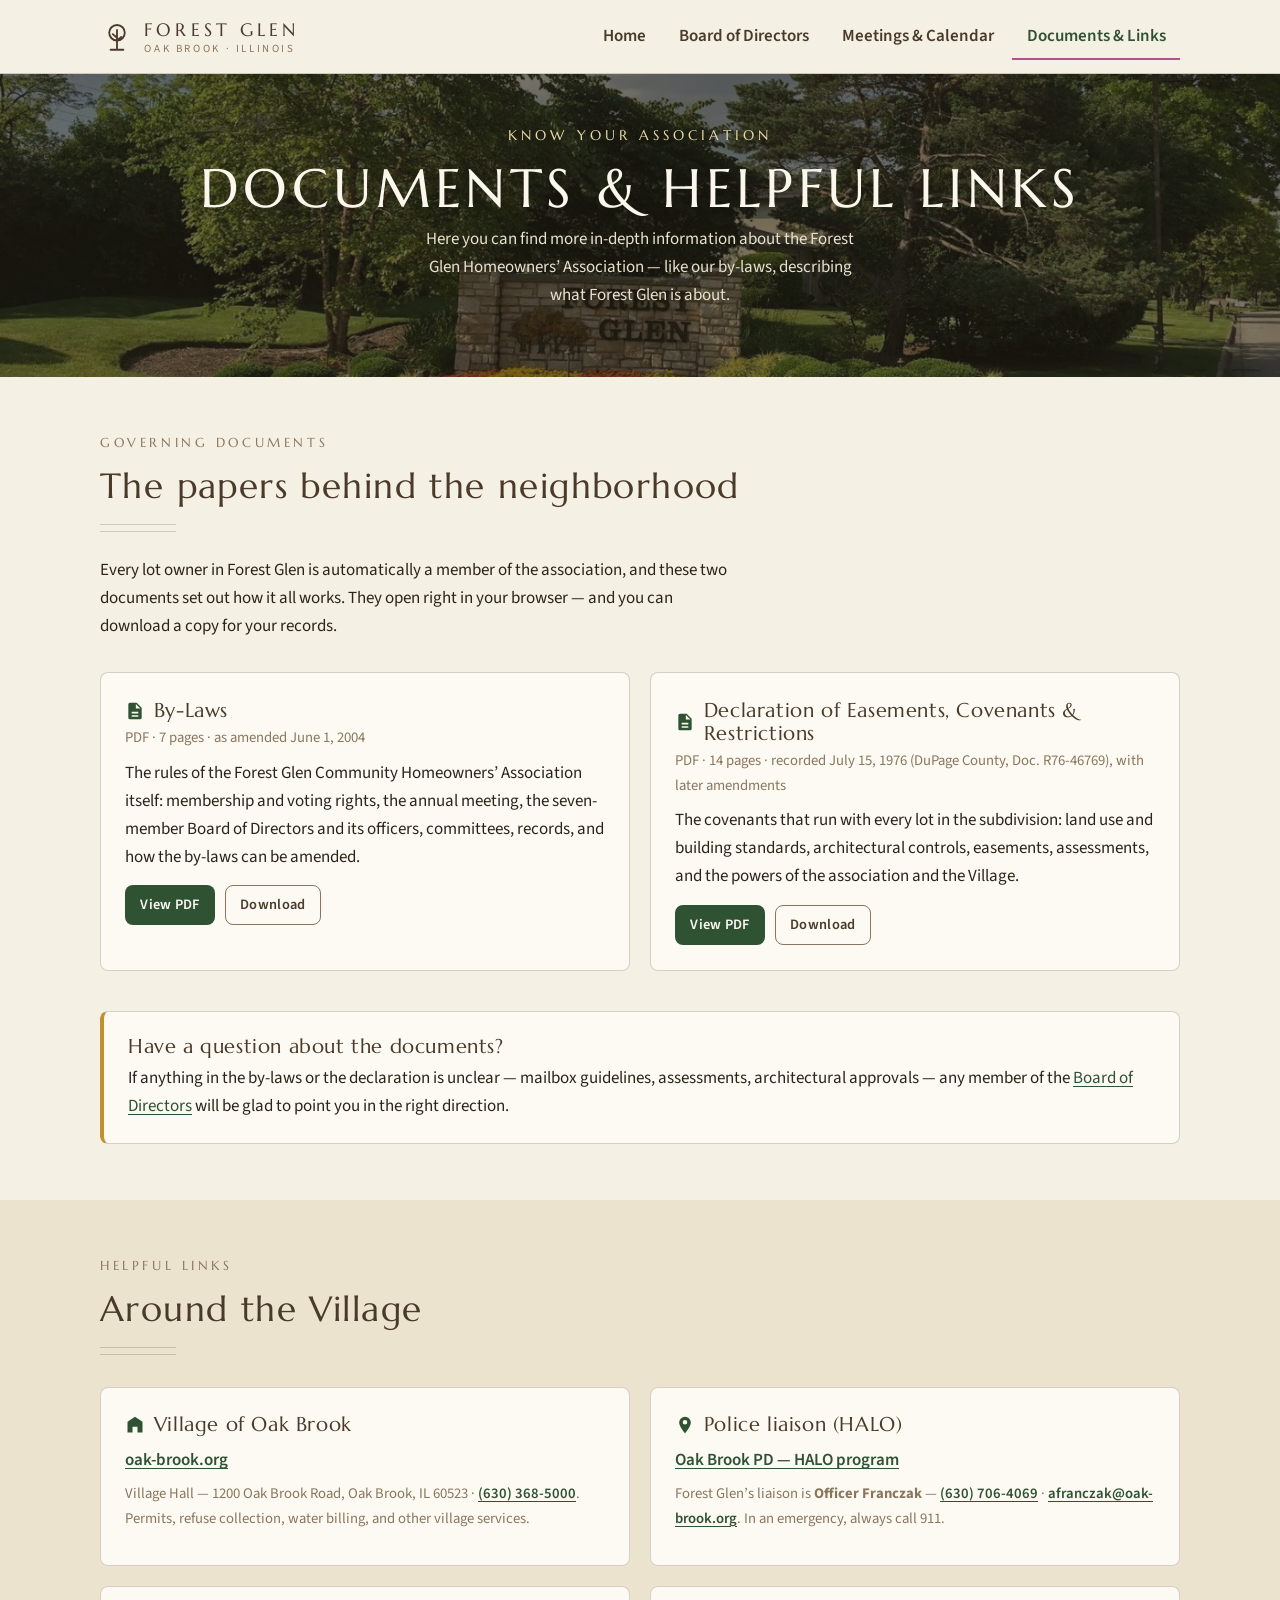
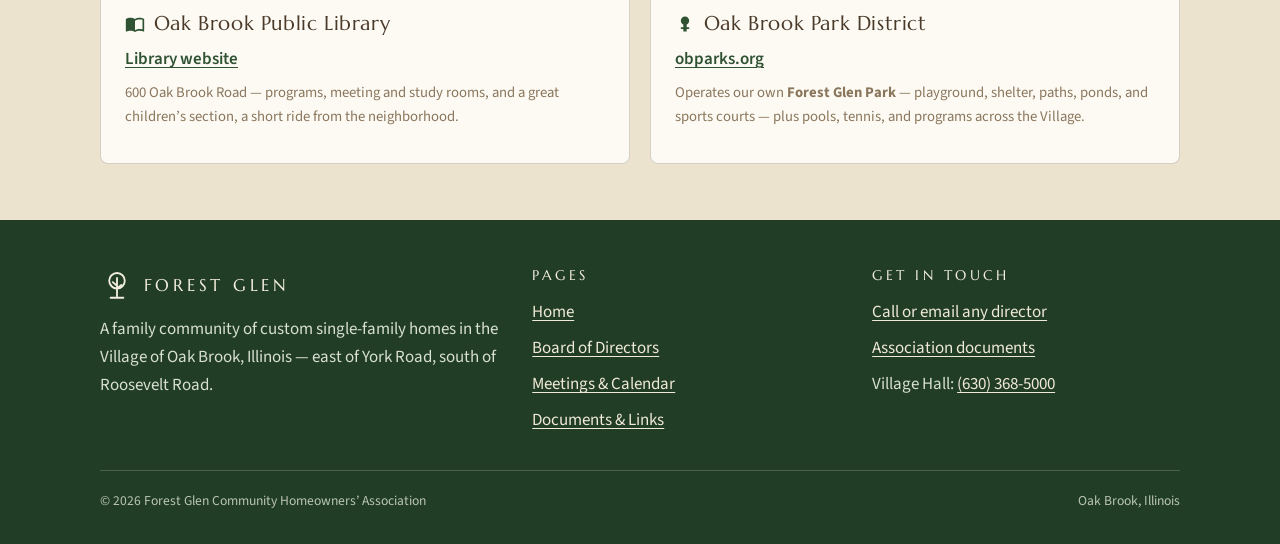
<file: documents.html>
<!DOCTYPE html>
<html lang="en">
<head>
  <meta charset="UTF-8">
  <meta name="viewport" content="width=device-width, initial-scale=1.0">
  <title>Documents &amp; Helpful Links — Forest Glen, Oak Brook</title>
  <meta name="description" content="Governing documents of the Forest Glen Homeowners Association — by-laws and the declaration of easements, covenants and restrictions — plus helpful links to Village of Oak Brook resources.">
  <link rel="icon" type="image/svg+xml" href="images/favicon.svg">
  <link rel="preconnect" href="https://fonts.googleapis.com">
  <link rel="preconnect" href="https://fonts.gstatic.com" crossorigin>
  <link href="https://fonts.googleapis.com/css2?family=Marcellus&family=Source+Sans+3:wght@400;600;700&display=swap" rel="stylesheet">
  <link rel="stylesheet" href="css/styles.css">
</head>
<body>

  <!-- ====================== HEADER ====================== -->
  <header class="site-header">
    <div class="container site-header__inner">
      <a class="brand" href="index.html" aria-label="Forest Glen — home">
        <svg class="brand__mark" viewBox="0 0 48 48" fill="none" aria-hidden="true">
          <circle cx="24" cy="18" r="11" stroke="#4A3A2A" stroke-width="2.6"/>
          <path d="M24 14v26M24 25l-6-5M24 29l6-5M15 42h18" stroke="#4A3A2A" stroke-width="2.6" stroke-linecap="round"/>
        </svg>
        <span class="brand__text">
          <span class="brand__name">Forest Glen</span>
          <span class="brand__sub">Oak Brook · Illinois</span>
        </span>
      </a>
      <button class="nav-toggle" aria-expanded="false" aria-controls="site-nav" aria-label="Open menu">
        <span></span><span></span><span></span>
      </button>
      <nav id="site-nav" class="site-nav" aria-label="Main">
        <ul>
          <li><a href="index.html">Home</a></li>
          <li><a href="board.html">Board of Directors</a></li>
          <li><a href="calendar.html">Meetings &amp; Calendar</a></li>
          <li><a href="documents.html" aria-current="page">Documents &amp; Links</a></li>
        </ul>
      </nav>
    </div>
  </header>

  <main>

    <!-- ====================== PAGE HEAD ====================== -->
    <section class="page-head page-head--documents">
      <div class="container">
        <span class="hero__eyebrow">Know your association</span>
        <h1>Documents &amp; Helpful Links</h1>
        <p>
          Here you can find more in-depth information about the Forest Glen
          Homeowners&rsquo; Association — like our by-laws, describing what
          Forest Glen is about.
        </p>
      </div>
    </section>

    <!-- ====================== DOCUMENTS ====================== -->
    <section class="section">
      <div class="container">
        <div class="section-head">
          <span class="eyebrow">Governing Documents</span>
          <h2>The papers behind the neighborhood</h2>
          <div class="rule"></div>
          <p>
            Every lot owner in Forest Glen is automatically a member of the
            association, and these two documents set out how it all works.
            They open right in your browser — and you can download a copy
            for your records.
          </p>
        </div>

        <div class="contact-grid">

          <div class="contact-card">
            <h3>
              <svg class="icon" viewBox="0 0 24 24" aria-hidden="true"><path d="M14 2H6a2 2 0 0 0-2 2v16a2 2 0 0 0 2 2h12a2 2 0 0 0 2-2V8l-6-6zm-1 7V3.5L18.5 9H13zm-5 4h8v2H8v-2zm0 4h8v2H8v-2z"/></svg>
              By-Laws
            </h3>
            <p class="muted doc-meta">PDF · 7 pages · as amended June 1, 2004</p>
            <p>
              The rules of the Forest Glen Community Homeowners&rsquo;
              Association itself: membership and voting rights, the annual
              meeting, the seven-member Board of Directors and its officers,
              committees, records, and how the by-laws can be amended.
            </p>
            <div class="doc-actions">
              <a class="btn btn--primary btn--small" href="documents/forest-glen-bylaws.pdf" target="_blank" rel="noopener">View PDF</a>
              <a class="btn btn--ghost btn--small" href="documents/forest-glen-bylaws.pdf" download>Download</a>
            </div>
          </div>

          <div class="contact-card">
            <h3>
              <svg class="icon" viewBox="0 0 24 24" aria-hidden="true"><path d="M14 2H6a2 2 0 0 0-2 2v16a2 2 0 0 0 2 2h12a2 2 0 0 0 2-2V8l-6-6zm-1 7V3.5L18.5 9H13zm-5 4h8v2H8v-2zm0 4h8v2H8v-2z"/></svg>
              Declaration of Easements, Covenants &amp; Restrictions
            </h3>
            <p class="muted doc-meta">PDF · 14 pages · recorded July 15, 1976 (DuPage County, Doc. R76-46769), with later amendments</p>
            <p>
              The covenants that run with every lot in the subdivision: land
              use and building standards, architectural controls, easements,
              assessments, and the powers of the association and the Village.
            </p>
            <div class="doc-actions">
              <a class="btn btn--primary btn--small" href="documents/declaration-of-easements-covenants-and-restrictions.pdf" target="_blank" rel="noopener">View PDF</a>
              <a class="btn btn--ghost btn--small" href="documents/declaration-of-easements-covenants-and-restrictions.pdf" download>Download</a>
            </div>
          </div>

        </div>

        <div class="note-card">
          <h3>Have a question about the documents?</h3>
          <p>
            If anything in the by-laws or the declaration is unclear — mailbox
            guidelines, assessments, architectural approvals — any member of
            the <a href="board.html">Board of Directors</a> will be glad to
            point you in the right direction.
          </p>
        </div>
      </div>
    </section>

    <!-- ====================== HELPFUL LINKS ====================== -->
    <section class="section section--alt">
      <div class="container">
        <div class="section-head">
          <span class="eyebrow">Helpful Links</span>
          <h2>Around the Village</h2>
          <div class="rule"></div>
        </div>

        <div class="contact-grid">

          <div class="contact-card">
            <h3>
              <svg class="icon" viewBox="0 0 24 24" aria-hidden="true"><path d="M12 2 3 8v13h6v-7h6v7h6V8l-9-6z"/></svg>
              Village of Oak Brook
            </h3>
            <p><a href="https://www.oak-brook.org" target="_blank" rel="noopener">oak-brook.org</a></p>
            <p class="muted">
              Village Hall — 1200 Oak Brook Road, Oak Brook, IL 60523 ·
              <a href="tel:+16303685000">(630) 368-5000</a>.
              Permits, refuse collection, water billing, and other village services.
            </p>
          </div>

          <div class="contact-card">
            <h3>
              <svg class="icon" viewBox="0 0 24 24" aria-hidden="true"><path d="M12 2a7 7 0 0 0-7 7c0 5.25 7 13 7 13s7-7.75 7-13a7 7 0 0 0-7-7zm0 9.5A2.5 2.5 0 1 1 12 6a2.5 2.5 0 0 1 0 5.5z"/></svg>
              Police liaison (HALO)
            </h3>
            <p><a href="https://www.oak-brook.org/355/HALO" target="_blank" rel="noopener">Oak Brook PD — HALO program</a></p>
            <p class="muted">
              Forest Glen&rsquo;s liaison is <strong>Officer Franczak</strong> —
              <a href="tel:+16307064069">(630) 706-4069</a> ·
              <a href="mailto:afranczak@oak-brook.org">afranczak@oak-brook.org</a>.
              In an emergency, always call 911.
            </p>
          </div>

          <div class="contact-card">
            <h3>
              <svg class="icon" viewBox="0 0 24 24" aria-hidden="true"><path d="M21 5c-1.1-.35-2.3-.5-3.5-.5-1.95 0-4.05.4-5.5 1.5-1.45-1.1-3.55-1.5-5.5-1.5S2.45 4.9 1 6v14.65c0 .25.25.5.5.5.1 0 .15-.05.25-.05C3.1 20.45 5.05 20 6.5 20c1.95 0 4.05.4 5.5 1.5 1.35-.85 3.8-1.5 5.5-1.5 1.65 0 3.35.3 4.75 1.05.1.05.15.05.25.05.25 0 .5-.25.5-.5V6c-.6-.45-1.25-.75-2-1zm0 13.5c-1.1-.35-2.3-.5-3.5-.5-1.7 0-4.15.65-5.5 1.5V8c1.35-.85 3.8-1.5 5.5-1.5 1.2 0 2.4.15 3.5.5v11.5z"/></svg>
              Oak Brook Public Library
            </h3>
            <p><a href="https://www.oak-brook.org/1213/Oak-Brook-Public-Library" target="_blank" rel="noopener">Library website</a></p>
            <p class="muted">
              600 Oak Brook Road — programs, meeting and study rooms, and a
              great children&rsquo;s section, a short ride from the neighborhood.
            </p>
          </div>

          <div class="contact-card">
            <h3>
              <svg class="icon" viewBox="0 0 24 24" aria-hidden="true"><path d="M17 8c0-2.76-2.24-5-5-5S7 5.24 7 8c0 2.05 1.23 3.81 3 4.58V16H7v2h3v3h4v-3h3v-2h-3v-3.42c1.77-.77 3-2.53 3-4.58z"/></svg>
              Oak Brook Park District
            </h3>
            <p><a href="https://www.obparks.org" target="_blank" rel="noopener">obparks.org</a></p>
            <p class="muted">
              Operates our own <strong>Forest Glen Park</strong> — playground,
              shelter, paths, ponds, and sports courts — plus pools, tennis,
              and programs across the Village.
            </p>
          </div>

        </div>

      </div>
    </section>

  </main>

  <!-- ====================== FOOTER ====================== -->
  <footer class="site-footer">
    <div class="container">
      <div class="footer-grid">
        <div>
          <div class="footer-brand">
            <svg class="brand__mark" viewBox="0 0 48 48" fill="none" aria-hidden="true">
              <circle cx="24" cy="18" r="11" stroke="#F2EDDD" stroke-width="2.6"/>
              <path d="M24 14v26M24 25l-6-5M24 29l6-5M15 42h18" stroke="#F2EDDD" stroke-width="2.6" stroke-linecap="round"/>
            </svg>
            <span>Forest Glen</span>
          </div>
          <p>
            A family community of custom single-family homes in the Village of
            Oak Brook, Illinois — east of York Road, south of Roosevelt Road.
          </p>
        </div>
        <div>
          <h3>Pages</h3>
          <ul>
            <li><a href="index.html">Home</a></li>
            <li><a href="board.html">Board of Directors</a></li>
            <li><a href="calendar.html">Meetings &amp; Calendar</a></li>
            <li><a href="documents.html">Documents &amp; Links</a></li>
          </ul>
        </div>
        <div>
          <h3>Get in touch</h3>
          <ul>
            <li><a href="board.html">Call or email any director</a></li>
            <li><a href="documents.html">Association documents</a></li>
            <li>Village Hall: <a href="tel:+16303685000">(630) 368-5000</a></li>
          </ul>
        </div>
      </div>
      <div class="legal">
        <span>© <span data-year>2026</span> Forest Glen Community Homeowners&rsquo; Association</span>
        <span>Oak Brook, Illinois</span>
      </div>
    </div>
  </footer>

  <script src="js/events.js"></script>
  <script src="js/main.js"></script>
</body>
</html>
</file>
<file: css/styles.css>
/* ============================================================
   FOREST GLEN — Oak Brook, Illinois
   Design language drawn from the neighborhood itself:
   limestone monument (cream), bronze letters (brown),
   glen pines & lawns (deep green), April redbuds (plum-pink),
   forsythia & autumn mums (gold).
   Mobile-first. No frameworks.
   ============================================================ */

:root {
  /* Palette */
  --stone:       #F5F0E4;   /* limestone — page background */
  --stone-deep:  #ECE3CF;   /* shaded stone — alt sections   */
  --paper:       #FCFAF3;   /* lightest surface (cards)      */
  --bronze:      #4A3A2A;   /* sign letters — headings       */
  --bronze-soft: #8A765C;   /* weathered bronze — meta text  */
  --ink:         #2C2418;   /* body text                     */
  --glen:        #2F5233;   /* pine / lawn — primary actions */
  --glen-dark:   #223D26;
  --redbud:      #A8538A;   /* spring blossom — accent       */
  --redbud-soft: #EBD3E2;
  --gold:        #C0922F;   /* forsythia / mums — highlights */
  --line:        rgba(74, 58, 42, .22);   /* mortar joints   */

  /* Type */
  --font-display: "Marcellus", "Georgia", "Times New Roman", serif;
  --font-body: "Source Sans 3", "Segoe UI", system-ui, -apple-system, sans-serif;

  --radius: 8px;
  --shadow: 0 10px 30px -12px rgba(44, 36, 24, .25);
  --container: 1080px;
}

/* ---------- Reset / base ---------- */
*, *::before, *::after { box-sizing: border-box; }

html { scroll-behavior: smooth; }

body {
  margin: 0;
  font-family: var(--font-body);
  font-size: 1.0625rem;            /* 17px — comfortable for all ages */
  line-height: 1.65;
  color: var(--ink);
  background: var(--stone);
  -webkit-font-smoothing: antialiased;
}

img { max-width: 100%; display: block; }

h1, h2, h3 {
  font-family: var(--font-display);
  font-weight: 400;
  color: var(--bronze);
  line-height: 1.15;
  margin: 0 0 .5em;
}

h1 { font-size: clamp(2rem, 6.5vw, 3.4rem); letter-spacing: .08em; text-transform: uppercase; }
h2 { font-size: clamp(1.6rem, 4.5vw, 2.2rem); letter-spacing: .04em; }
h3 { font-size: 1.25rem; letter-spacing: .03em; }

p { margin: 0 0 1em; }

a { color: var(--glen); text-decoration-thickness: 1px; text-underline-offset: 3px; }
a:hover { color: var(--glen-dark); }

:focus-visible {
  outline: 3px solid var(--gold);
  outline-offset: 2px;
  border-radius: 3px;
}

.container {
  width: min(var(--container), 100% - 2.5rem);
  margin-inline: auto;
}

/* Eyebrow label — like small bronze letters set in stone */
.eyebrow {
  font-family: var(--font-display);
  font-size: .8rem;
  letter-spacing: .28em;
  text-transform: uppercase;
  color: var(--bronze-soft);
  display: block;
  margin-bottom: .75rem;
}

/* "Mortar joint" divider — two thin coursing lines */
.rule {
  width: 76px;
  height: 8px;
  border-top: 1px solid var(--line);
  border-bottom: 1px solid var(--line);
  margin: 0 0 1.5rem;
}
.rule--center { margin-inline: auto; }

.section { padding-block: 3.5rem; }
.section--alt { background: var(--stone-deep); }
.section-head { max-width: 640px; margin-bottom: 2rem; }
.section-head--center { margin-inline: auto; text-align: center; }
.section-head--center .rule { margin-inline: auto; }

/* ---------- Buttons ---------- */
.btn {
  display: inline-block;
  font-family: var(--font-body);
  font-weight: 600;
  font-size: 1rem;
  letter-spacing: .02em;
  padding: .8rem 1.6rem;
  border-radius: var(--radius);
  border: 1px solid transparent;
  cursor: pointer;
  text-decoration: none;
  transition: background-color .2s, color .2s, border-color .2s;
}
.btn--primary { background: var(--glen); color: var(--paper); }
.btn--primary:hover { background: var(--glen-dark); color: var(--paper); }
.btn--ghost { background: transparent; color: var(--bronze); border-color: var(--bronze-soft); }
.btn--ghost:hover { border-color: var(--bronze); background: rgba(74,58,42,.06); color: var(--bronze); }
.btn--small { padding: .45rem .9rem; font-size: .9rem; }

/* ============================================================
   HEADER & NAVIGATION
   ============================================================ */
.site-header {
  position: sticky;
  top: 0;
  z-index: 50;
  background: var(--stone);
  border-bottom: 1px solid var(--line);
}
.site-header__inner {
  display: flex;
  align-items: center;
  justify-content: space-between;
  gap: 1rem;
  padding-block: .8rem;
}

.brand {
  display: flex;
  align-items: center;
  gap: .65rem;
  text-decoration: none;
}
.brand__mark { width: 34px; height: 34px; flex: none; }
.brand__name {
  font-family: var(--font-display);
  font-size: 1.05rem;
  letter-spacing: .22em;
  text-transform: uppercase;
  color: var(--bronze);
  white-space: nowrap;
}
.brand__sub {
  display: none;
  font-size: .68rem;
  letter-spacing: .24em;
  text-transform: uppercase;
  color: var(--bronze-soft);
}

.nav-toggle {
  display: inline-flex;
  flex-direction: column;
  justify-content: center;
  gap: 5px;
  width: 44px;
  height: 44px;
  padding: 10px;
  background: none;
  border: 1px solid var(--line);
  border-radius: var(--radius);
  cursor: pointer;
}
.nav-toggle span {
  display: block;
  height: 2px;
  background: var(--bronze);
  border-radius: 2px;
  transition: transform .25s, opacity .25s;
}
.nav-toggle[aria-expanded="true"] span:nth-child(1) { transform: translateY(7px) rotate(45deg); }
.nav-toggle[aria-expanded="true"] span:nth-child(2) { opacity: 0; }
.nav-toggle[aria-expanded="true"] span:nth-child(3) { transform: translateY(-7px) rotate(-45deg); }

.site-nav {
  display: none;
  position: absolute;
  left: 0; right: 0; top: 100%;
  background: var(--stone);
  border-bottom: 1px solid var(--line);
  box-shadow: var(--shadow);
}
.site-nav.is-open { display: block; }
.site-nav ul { list-style: none; margin: 0; padding: .5rem 0 1rem; }
.site-nav a {
  display: block;
  padding: .85rem 1.5rem;
  font-weight: 600;
  color: var(--bronze);
  text-decoration: none;
  border-left: 3px solid transparent;
}
.site-nav a:hover { background: rgba(47, 82, 51, .07); }
.site-nav a[aria-current="page"] {
  border-left-color: var(--redbud);
  color: var(--glen);
}

@media (min-width: 800px) {
  .brand__name { font-size: 1.15rem; }
  .brand__sub { display: block; }
  .brand__text { display: flex; flex-direction: column; line-height: 1.3; }
  .nav-toggle { display: none; }
  .site-nav {
    display: block;
    position: static;
    background: none;
    border: 0;
    box-shadow: none;
  }
  .site-nav ul { display: flex; gap: .25rem; padding: 0; }
  .site-nav a {
    padding: .55rem .9rem;
    border-left: 0;
    border-bottom: 2px solid transparent;
    border-radius: 4px 4px 0 0;
  }
  .site-nav a[aria-current="page"] { border-bottom-color: var(--redbud); }
}

/* ============================================================
   HERO  (home page)
   ============================================================ */
.hero {
  position: relative;
  min-height: 72vh;
  display: flex;
  align-items: flex-end;
  isolation: isolate;
}
.hero__img {
  position: absolute;
  inset: 0;
  width: 100%;
  height: 100%;
  object-fit: cover;
  object-position: center 62%;
  z-index: -2;
}
.hero::after {
  content: "";
  position: absolute;
  inset: 0;
  z-index: -1;
  background: linear-gradient(
    to top,
    rgba(24, 19, 12, .92) 0%,
    rgba(24, 19, 12, .7) 35%,
    rgba(24, 19, 12, .42) 65%,
    rgba(24, 19, 12, .08) 92%
  );
}
.hero__content {
  /* extra bottom padding so the overlapping plaque never covers the buttons */
  padding-block: 3rem 7.5rem;
  color: var(--stone);
  max-width: 640px;
  text-shadow: 0 1px 14px rgba(0, 0, 0, .45);
}
.hero__content .btn { text-shadow: none; }
.hero__eyebrow {
  font-family: var(--font-display);
  font-size: .85rem;
  letter-spacing: .3em;
  text-transform: uppercase;
  color: #E8D9A8;
  margin-bottom: .9rem;
  display: block;
}
.hero h1 { color: #FBF7EC; margin-bottom: .4em; }
.hero__tagline {
  font-size: clamp(1.05rem, 2.6vw, 1.25rem);
  color: #EFE8D8;
  max-width: 46ch;
  margin-bottom: 1.6rem;
}
.hero__actions { display: flex; flex-wrap: wrap; gap: .75rem; }
.hero .btn--ghost { color: #F5F0E4; border-color: rgba(245,240,228,.6); }
.hero .btn--ghost:hover { background: rgba(245,240,228,.12); color: #fff; border-color: #fff; }

/* gentle entrance */
@keyframes rise {
  from { opacity: 0; transform: translateY(14px); }
  to   { opacity: 1; transform: none; }
}
.hero__content > * { animation: rise .7s ease-out both; }
.hero__content > *:nth-child(2) { animation-delay: .08s; }
.hero__content > *:nth-child(3) { animation-delay: .16s; }
.hero__content > *:nth-child(4) { animation-delay: .24s; }

/* ============================================================
   THE PLAQUE — next-meeting notice styled like a bronze plate
   set into the limestone monument. Signature element.
   ============================================================ */
.plaque {
  background: linear-gradient(160deg, #F9F4E8, #EFE5CE);
  border: 1px solid #BCAB8A;
  box-shadow:
    inset 0 0 0 5px var(--stone),
    inset 0 0 0 6px #C8B894,
    var(--shadow);
  border-radius: 4px;
  padding: 1.75rem 1.5rem;
  text-align: center;
}
.plaque__label {
  font-family: var(--font-display);
  font-size: .78rem;
  letter-spacing: .34em;
  text-transform: uppercase;
  color: var(--bronze-soft);
  display: block;
  margin-bottom: .9rem;
}
.plaque__mark { width: 30px; height: 30px; margin: 0 auto .35rem; opacity: .85; }
.plaque__title {
  font-family: var(--font-display);
  font-size: clamp(1.35rem, 4vw, 1.7rem);
  color: var(--bronze);
  letter-spacing: .05em;
  margin: 0 0 .5rem;
}
.plaque__meta {
  color: var(--ink);
  margin-bottom: .25rem;
}
.plaque__meta strong { color: var(--glen); font-weight: 600; }
.plaque__location { color: var(--bronze-soft); font-size: .98rem; margin-bottom: 1.25rem; }
.plaque__empty { color: var(--bronze-soft); margin-bottom: 1.25rem; }

/* Home: plaque overlaps hero bottom */
.plaque-band { margin-top: -3.5rem; position: relative; z-index: 5; padding-bottom: .5rem; }
.plaque-band .plaque { max-width: 560px; margin-inline: auto; }

/* ============================================================
   HOME — about, photos, facts
   ============================================================ */
.about-grid { display: grid; gap: 2rem; }
.about-grid img {
  border-radius: var(--radius);
  box-shadow: var(--shadow);
  width: 100%;
  height: 100%;
  object-fit: cover;
}
@media (min-width: 800px) {
  .about-grid { grid-template-columns: 1.1fr 1fr; align-items: center; gap: 3rem; }
}

.photo-strip { display: grid; gap: 1rem; }
.photo-strip figure { margin: 0; }
.photo-strip img {
  width: 100%;
  aspect-ratio: 4 / 3;
  object-fit: cover;
  border-radius: var(--radius);
  box-shadow: var(--shadow);
}
.photo-strip figcaption {
  font-size: .88rem;
  color: var(--bronze-soft);
  padding-top: .5rem;
  letter-spacing: .02em;
}
@media (min-width: 680px) { .photo-strip { grid-template-columns: repeat(3, 1fr); } }

.facts { display: grid; gap: 1rem; }
.fact {
  background: var(--paper);
  border: 1px solid var(--line);
  border-radius: var(--radius);
  padding: 1.4rem 1.3rem;
}
.fact h3 {
  font-size: .82rem;
  letter-spacing: .26em;
  text-transform: uppercase;
  color: var(--bronze-soft);
  margin-bottom: .5rem;
}
.fact p { margin: 0; font-size: 1.02rem; }
.fact p strong { font-family: var(--font-display); font-weight: 400; font-size: 1.25rem; color: var(--glen); display: block; margin-bottom: .15rem; }
@media (min-width: 680px) { .facts { grid-template-columns: repeat(2, 1fr); } }
@media (min-width: 980px) { .facts { grid-template-columns: repeat(4, 1fr); } }

/* CTA band */
.cta-band {
  background: var(--glen);
  color: var(--stone);
  text-align: center;
  padding-block: 3rem;
}
.cta-band h2 { color: #F7F2E4; }
.cta-band p { color: #DCE5D6; max-width: 56ch; margin-inline: auto; }
.cta-band .btn--primary { background: var(--stone); color: var(--glen); }
.cta-band .btn--primary:hover { background: #fff; color: var(--glen-dark); }

/* ============================================================
   CALENDAR PAGE
   ============================================================ */
.calendar-layout { display: grid; gap: 2.5rem; }
@media (min-width: 920px) {
  .calendar-layout { grid-template-columns: 1.15fr 1fr; align-items: start; }
}

.calendar {
  background: var(--paper);
  border: 1px solid var(--line);
  border-radius: var(--radius);
  box-shadow: var(--shadow);
  padding: 1.25rem;
}
.calendar__head {
  display: flex;
  align-items: center;
  justify-content: space-between;
  margin-bottom: 1rem;
}
.calendar__month {
  font-family: var(--font-display);
  font-size: 1.3rem;
  letter-spacing: .06em;
  color: var(--bronze);
}
.calendar__nav { display: flex; gap: .4rem; }
.calendar__nav button {
  width: 40px; height: 40px;
  border-radius: 50%;
  border: 1px solid var(--bronze-soft);
  background: none;
  color: var(--bronze);
  font-size: 1.2rem;
  line-height: 1;
  cursor: pointer;
  transition: background-color .2s, color .2s;
}
.calendar__nav button:hover { background: var(--glen); border-color: var(--glen); color: var(--paper); }

.calendar__weekdays, .calendar__grid {
  display: grid;
  grid-template-columns: repeat(7, 1fr);
  gap: 4px;
}
.calendar__weekdays div {
  text-align: center;
  font-size: .68rem;
  letter-spacing: .14em;
  text-transform: uppercase;
  color: var(--bronze-soft);
  padding-block: .35rem;
  font-weight: 600;
}
.cal-day {
  position: relative;
  aspect-ratio: 1 / 1;
  border: 1px solid transparent;
  border-radius: 6px;
  background: none;
  font: inherit;
  font-size: .92rem;
  color: var(--ink);
  display: flex;
  align-items: center;
  justify-content: center;
  padding: 0;
}
.cal-day--out { color: rgba(44,36,24,.3); }
.cal-day--today { border-color: var(--gold); font-weight: 700; }
.cal-day--event {
  cursor: pointer;
  background: var(--redbud-soft);
  font-weight: 700;
  color: var(--bronze);
  transition: background-color .15s;
}
.cal-day--event::after {
  content: "";
  position: absolute;
  bottom: 14%;
  left: 50%;
  transform: translateX(-50%);
  width: 6px; height: 6px;
  border-radius: 50%;
  background: var(--redbud);
}
.cal-day--event:hover { background: #E0BCD4; }
.cal-day--selected { border-color: var(--glen); box-shadow: inset 0 0 0 1px var(--glen); }

.calendar__legend {
  display: flex;
  flex-wrap: wrap;
  gap: 1rem;
  margin-top: 1rem;
  font-size: .85rem;
  color: var(--bronze-soft);
}
.calendar__legend span { display: inline-flex; align-items: center; gap: .4rem; }
.legend-dot { width: 10px; height: 10px; border-radius: 50%; display: inline-block; }
.legend-dot--event { background: var(--redbud); }
.legend-dot--today { background: none; border: 2px solid var(--gold); }

/* Selected-day detail under the grid */
.day-detail { margin-top: 1.25rem; }
.day-detail:empty { display: none; }

/* Event cards */
.events-list { display: grid; gap: 1rem; }
.event-card {
  display: grid;
  grid-template-columns: 78px 1fr;
  background: var(--paper);
  border: 1px solid var(--line);
  border-left: 4px solid var(--redbud);
  border-radius: var(--radius);
  overflow: hidden;
}
.event-card--past { border-left-color: var(--bronze-soft); opacity: .72; }
.event-card__date {
  background: var(--stone-deep);
  display: flex;
  flex-direction: column;
  align-items: center;
  justify-content: center;
  padding: .9rem .4rem;
  border-right: 1px solid var(--line);
}
.event-card__day {
  font-family: var(--font-display);
  font-size: 1.9rem;
  line-height: 1;
  color: var(--bronze);
}
.event-card__month {
  font-size: .68rem;
  letter-spacing: .2em;
  text-transform: uppercase;
  color: var(--bronze-soft);
  margin-top: .25rem;
}
.event-card__body { padding: 1rem 1.1rem; }
.event-card__title {
  font-family: var(--font-display);
  font-size: 1.15rem;
  color: var(--bronze);
  margin: 0 0 .3rem;
}
.event-card__meta { font-size: .95rem; color: var(--ink); margin: 0 0 .15rem; }
.event-card__meta--loc { color: var(--bronze-soft); }
.event-card__desc { font-size: .95rem; margin: .5rem 0 .75rem; }
.event-card__actions { display: flex; gap: .5rem; flex-wrap: wrap; }

.events-empty {
  background: var(--paper);
  border: 1px dashed var(--bronze-soft);
  border-radius: var(--radius);
  padding: 1.5rem;
  color: var(--bronze-soft);
  text-align: center;
}

.past-block { margin-top: 2.5rem; }
.past-block h3 { color: var(--bronze-soft); }

/* ============================================================
   BOARD PAGE
   ============================================================ */
.board-grid { display: grid; gap: 1.25rem; }
@media (min-width: 640px)  { .board-grid { grid-template-columns: repeat(2, 1fr); } }
@media (min-width: 980px)  { .board-grid { grid-template-columns: repeat(3, 1fr); } }

.member {
  background: var(--paper);
  border: 1px solid var(--line);
  border-radius: var(--radius);
  padding: 1.6rem 1.4rem;
  text-align: center;
  box-shadow: 0 4px 14px -8px rgba(44,36,24,.18);
}
.member__avatar {
  width: 72px; height: 72px;
  border-radius: 50%;
  background: var(--glen);
  color: var(--stone);
  font-family: var(--font-display);
  font-size: 1.5rem;
  letter-spacing: .05em;
  display: flex;
  align-items: center;
  justify-content: center;
  margin: 0 auto 1rem;
  border: 3px solid var(--stone-deep);
}
.member__role {
  font-size: .75rem;
  letter-spacing: .26em;
  text-transform: uppercase;
  color: var(--redbud);
  font-weight: 700;
  display: block;
  margin-bottom: .35rem;
}
.member__name { margin-bottom: .35rem; }
.member__since { font-size: .88rem; color: var(--bronze-soft); margin-bottom: 1rem; }
.member__contacts {
  border-top: 1px solid var(--line);
  padding-top: 1rem;
  display: grid;
  gap: .45rem;
  font-size: .97rem;
}
.member__contacts a {
  display: inline-flex;
  align-items: center;
  justify-content: center;
  gap: .5rem;
  color: var(--glen);
  text-decoration: none;
  overflow-wrap: anywhere;
}
.member__contacts a:hover { text-decoration: underline; }
.icon { width: 16px; height: 16px; flex: none; fill: currentColor; }

.note-card {
  background: var(--paper);
  border: 1px solid var(--line);
  border-left: 4px solid var(--gold);
  border-radius: var(--radius);
  padding: 1.4rem 1.5rem;
  margin-top: 2.5rem;
}
.note-card h3 { margin-bottom: .4rem; }
.note-card p:last-child { margin-bottom: 0; }

/* ============================================================
   CONTACT PAGE
   ============================================================ */
.contact-grid { display: grid; gap: 1.25rem; }
@media (min-width: 760px) { .contact-grid { grid-template-columns: repeat(2, 1fr); } }

.contact-card {
  background: var(--paper);
  border: 1px solid var(--line);
  border-radius: var(--radius);
  padding: 1.6rem 1.5rem;
}
.contact-card h3 { display: flex; align-items: center; gap: .55rem; }
.contact-card h3 .icon { width: 20px; height: 20px; fill: var(--glen); }
.contact-card a { font-weight: 600; }
.contact-card p { margin-bottom: .5rem; }
.contact-card .muted { color: var(--bronze-soft); font-size: .92rem; }

.map-wrap {
  margin-top: 2.5rem;
  border-radius: var(--radius);
  overflow: hidden;
  border: 1px solid var(--line);
  box-shadow: var(--shadow);
}
.map-wrap iframe { display: block; width: 100%; height: 320px; border: 0; }
@media (min-width: 760px) { .map-wrap iframe { height: 420px; } }

/* ============================================================
   PAGE HEADER (inner pages)
   ============================================================ */
.page-head {
  background:
    linear-gradient(rgba(44, 36, 24, .55), rgba(44, 36, 24, .55)),
    var(--bronze) center / cover no-repeat;
  color: var(--stone);
  padding-block: 3.2rem;
  text-align: center;
}
.page-head--calendar  { background-image: linear-gradient(rgba(34,29,18,.6), rgba(34,29,18,.6)), url("../images/entrance-autumn.jpg"); }
.page-head--board     { background-image: linear-gradient(rgba(34,29,18,.6), rgba(34,29,18,.6)), url("../images/neighborhood-garden.jpg"); }
.page-head--documents { background-image: linear-gradient(rgba(34,29,18,.6), rgba(34,29,18,.6)), url("../images/entrance-summer-wide.jpg"); }
.page-head h1 { color: #FBF7EC; margin-bottom: .3rem; }
.page-head p { color: #E9E1CE; max-width: 56ch; margin-inline: auto; }
.page-head .hero__eyebrow { margin-bottom: .6rem; }

/* ============================================================
   FOOTER  — no social media by design
   ============================================================ */
.site-footer {
  background: var(--glen-dark);
  color: #D8E0D2;
  padding-block: 3rem 2rem;
  margin-top: 0;
}
.footer-grid { display: grid; gap: 2rem; margin-bottom: 2.2rem; }
@media (min-width: 760px) { .footer-grid { grid-template-columns: 1.3fr 1fr 1fr; } }

.site-footer h3 {
  color: #F2EDDD;
  font-size: .85rem;
  letter-spacing: .26em;
  text-transform: uppercase;
  margin-bottom: .9rem;
}
.site-footer a { color: #EFE9D7; }
.site-footer a:hover { color: #fff; }
.site-footer ul { list-style: none; margin: 0; padding: 0; display: grid; gap: .5rem; }
.footer-brand { display: flex; align-items: center; gap: .6rem; margin-bottom: .8rem; }
.footer-brand .brand__mark path, .footer-brand .brand__mark circle { stroke: #F2EDDD; }
.footer-brand span {
  font-family: var(--font-display);
  letter-spacing: .22em;
  text-transform: uppercase;
  color: #F2EDDD;
}
.site-footer .legal {
  border-top: 1px solid rgba(242, 237, 221, .2);
  padding-top: 1.2rem;
  font-size: .85rem;
  color: #B9C5B2;
  display: flex;
  flex-wrap: wrap;
  gap: .5rem 1.5rem;
  justify-content: space-between;
}

/* ---------- Utilities ---------- */
.mt-2 { margin-top: 2rem; }
.visually-hidden {
  position: absolute;
  width: 1px; height: 1px;
  clip-path: inset(50%);
  overflow: hidden;
  white-space: nowrap;
}

/* ---------- Reduced motion ---------- */
@media (prefers-reduced-motion: reduce) {
  html { scroll-behavior: auto; }
  *, *::before, *::after {
    animation-duration: .001s !important;
    animation-iteration-count: 1 !important;
    transition-duration: .001s !important;
  }
}

/* ============================================================
   DOCUMENTS & HELPFUL LINKS page
   ============================================================ */
.doc-meta { margin-top: -.35rem; }
.doc-actions {
  display: flex;
  flex-wrap: wrap;
  gap: .6rem;
  margin-top: .9rem;
}

/* Lede paragraph under a centered section heading (home seasons) */
.section-head--center .section-lede {
  max-width: 70ch;
  margin: 1.1rem auto 0;
  text-align: left;
}

/* Home-page event callout (End of Summer Party etc.) */
.note-card--event {
  margin-top: 0;
  margin-bottom: 2.2rem;
  border-left-color: var(--redbud, #A8538A);
}
</file>
